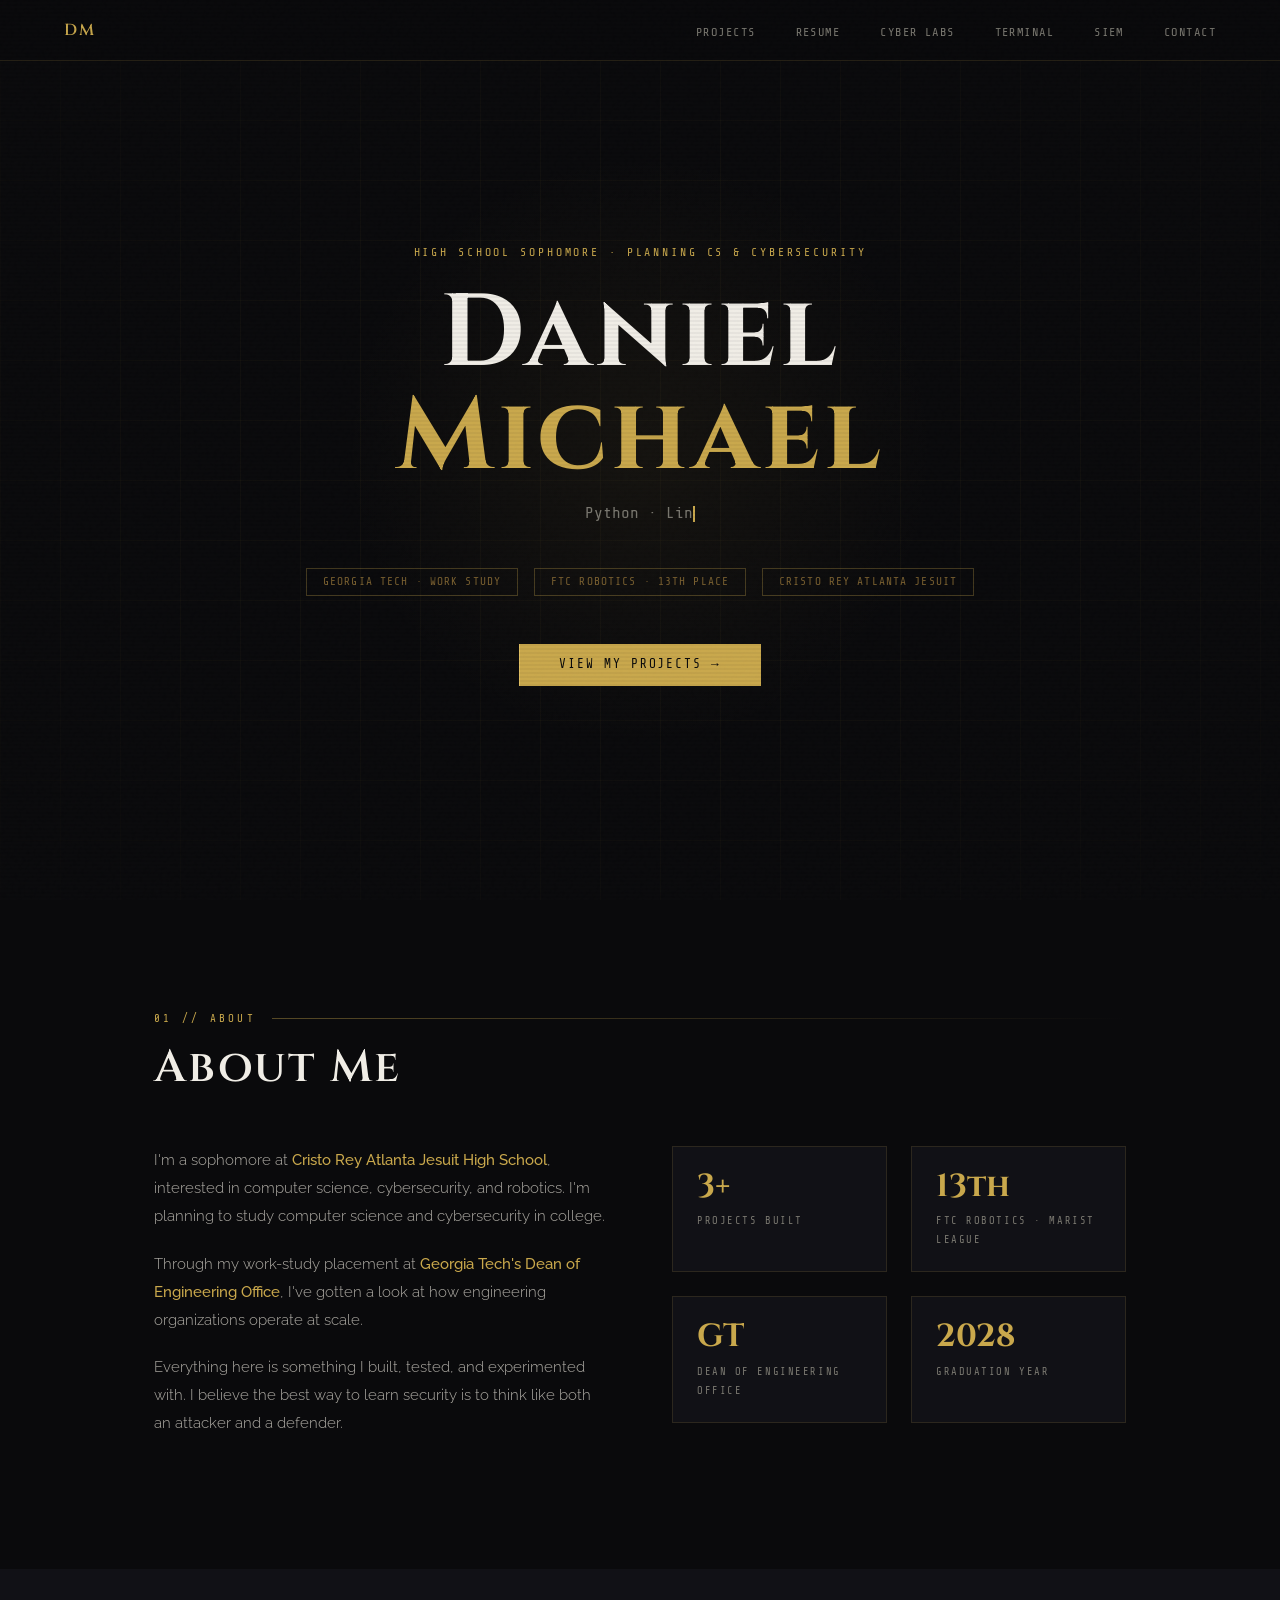
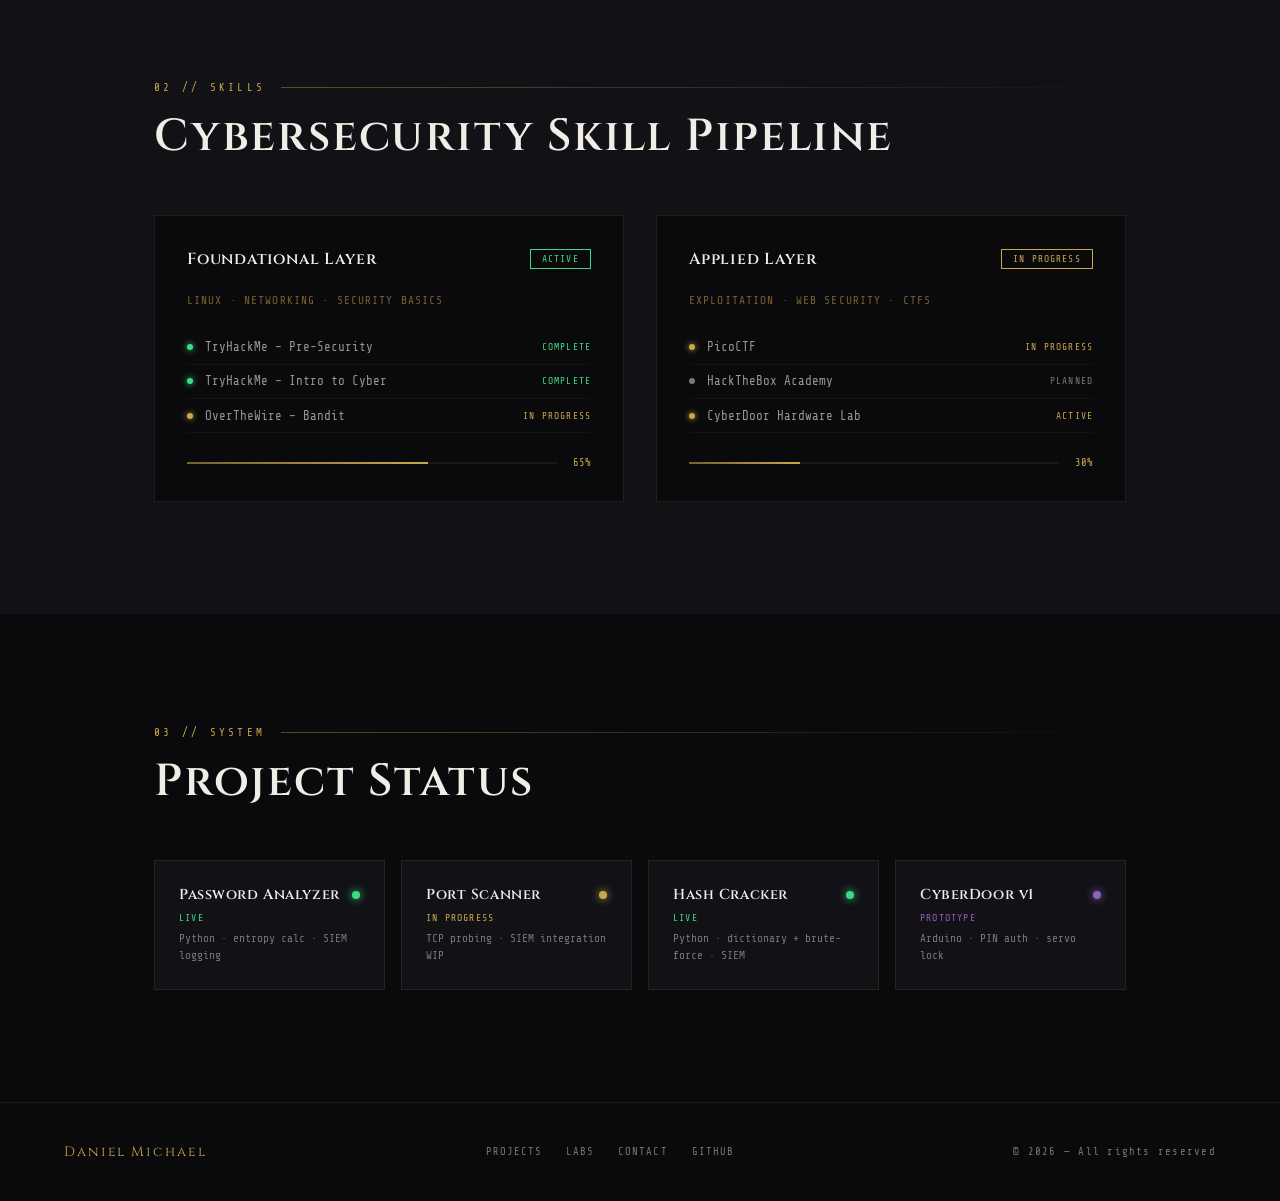
<file: index.html>
<!DOCTYPE html>
<html lang="en">
<head>
  <meta charset="UTF-8" />
  <meta name="viewport" content="width=device-width, initial-scale=1.0" />
  <title>Daniel Michael | Portfolio</title>
  <link href="https://fonts.googleapis.com/css2?family=Share+Tech+Mono&family=Cinzel:wght@400;600;700&family=Raleway:wght@300;400;500&display=swap" rel="stylesheet" />
  <link rel="stylesheet" href="style.css" />
  <style>
    .hero { min-height:100vh; display:flex; align-items:center; justify-content:center; position:relative; overflow:hidden; padding:6rem 4rem 4rem; }
    .hero-grid { position:absolute; inset:0; background-image:linear-gradient(rgba(201,168,76,0.04) 1px,transparent 1px),linear-gradient(90deg,rgba(201,168,76,0.04) 1px,transparent 1px); background-size:60px 60px; mask-image:radial-gradient(ellipse 80% 80% at 50% 50%,black 40%,transparent 100%); }
    .hero-orb { position:absolute; width:600px; height:600px; background:radial-gradient(circle,rgba(201,168,76,0.06) 0%,transparent 70%); border-radius:50%; top:50%; left:50%; transform:translate(-50%,-50%); animation:pulse 6s ease-in-out infinite; }
    @keyframes pulse { 0%,100%{opacity:.6;transform:translate(-50%,-50%) scale(1)} 50%{opacity:1;transform:translate(-50%,-50%) scale(1.08)} }
    .hero-content { position:relative; z-index:2; text-align:center; max-width:900px; }
    .hero-tag { font-family:var(--font-mono); font-size:.72rem; letter-spacing:.25em; color:var(--gold); text-transform:uppercase; margin-bottom:1.5rem; opacity:0; animation:fadeUp .6s .2s forwards; }
    .hero-name { font-family:var(--font-display); font-size:clamp(3rem,8vw,6.5rem); font-weight:700; line-height:1; letter-spacing:.04em; color:var(--white); margin-bottom:1rem; opacity:0; animation:fadeUp .6s .4s forwards; }
    .hero-name span { color:var(--gold); }
    .hero-subtitle { font-family:var(--font-mono); font-size:1rem; color:var(--muted); min-height:1.5em; margin-bottom:2.5rem; opacity:0; animation:fadeUp .6s .6s forwards; }
    .cursor { display:inline-block; width:2px; height:1em; background:var(--gold); vertical-align:text-bottom; animation:blink 1s step-end infinite; }
    @keyframes blink { 0%,100%{opacity:1} 50%{opacity:0} }
    .hero-badges { display:flex; gap:1rem; justify-content:center; flex-wrap:wrap; margin-bottom:3rem; opacity:0; animation:fadeUp .6s .8s forwards; }
    .hero-badge { font-family:var(--font-mono); font-size:.7rem; letter-spacing:.1em; padding:.4rem 1rem; border:1px solid rgba(201,168,76,.3); color:var(--gold-dim); text-transform:uppercase; }
    .hero-cta { display:inline-flex; align-items:center; font-family:var(--font-mono); font-size:.8rem; letter-spacing:.15em; text-transform:uppercase; text-decoration:none; color:var(--obsidian); background:var(--gold); padding:.85rem 2.5rem; position:relative; overflow:hidden; opacity:0; animation:fadeUp .6s 1s forwards; }
    .hero-cta::before { content:''; position:absolute; inset:0; background:var(--gold-light); transform:translateX(-100%); transition:transform .3s; }
    .hero-cta:hover::before { transform:translateX(0); }
    .hero-cta span { position:relative; z-index:1; }
    .scroll-hint { position:absolute; bottom:2rem; left:50%; transform:translateX(-50%); font-family:var(--font-mono); font-size:.65rem; letter-spacing:.2em; color:var(--gold-dim); text-transform:uppercase; display:flex; flex-direction:column; align-items:center; gap:.5rem; animation:fadeUp .6s 1.4s forwards; opacity:0; }
    .scroll-line { width:1px; height:40px; background:linear-gradient(to bottom,var(--gold-dim),transparent); animation:scrollDrop 2s ease-in-out infinite; }
    @keyframes scrollDrop { 0%,100%{transform:scaleY(1);opacity:1} 50%{transform:scaleY(.5);opacity:.4} }

    /* About */
    .about-grid { display:grid; grid-template-columns:1fr 1fr; gap:4rem; align-items:start; }
    .about-text p { font-size:.95rem; line-height:1.85; color:#b0ada6; margin-bottom:1.2rem; }
    .about-text p strong { color:var(--gold); font-weight:500; }
    .about-stats { display:grid; grid-template-columns:1fr 1fr; gap:1.5rem; }
    .stat-card { border:1px solid rgba(201,168,76,.15); padding:1.5rem; background:var(--obsidian-2); position:relative; overflow:hidden; transition:border-color .3s; }
    .stat-card::before { content:''; position:absolute; top:0; left:0; width:3px; height:0; background:var(--gold); transition:height .3s; }
    .stat-card:hover { border-color:rgba(201,168,76,.4); }
    .stat-card:hover::before { height:100%; }
    .stat-num { font-family:var(--font-display); font-size:2rem; color:var(--gold); font-weight:700; display:block; line-height:1; margin-bottom:.4rem; }
    .stat-label { font-family:var(--font-mono); font-size:.65rem; letter-spacing:.15em; color:var(--muted); text-transform:uppercase; }

    /* Skill pipeline */
    .skills-bg { background:var(--obsidian-2); padding:7rem 0; }
    .pipeline { display:grid; grid-template-columns:1fr 1fr; gap:2rem; margin-top:2rem; }
    .pipeline-card { border:1px solid rgba(201,168,76,.12); background:var(--obsidian); padding:2rem; transition:transform .3s,border-color .3s; }
    .pipeline-card:hover { transform:translateY(-4px); border-color:rgba(201,168,76,.35); }
    .pipeline-head { display:flex; align-items:center; justify-content:space-between; margin-bottom:1.5rem; }
    .pipeline-layer { font-family:var(--font-display); font-size:1rem; font-weight:600; color:var(--white); letter-spacing:.05em; }
    .p-tag { font-family:var(--font-mono); font-size:.6rem; letter-spacing:.12em; padding:.25rem .7rem; border:1px solid; text-transform:uppercase; }
    .p-tag-green { border-color:var(--green); color:var(--green); }
    .p-tag-gold  { border-color:var(--gold);  color:var(--gold);  }
    .pipeline-sub { font-family:var(--font-mono); font-size:.7rem; color:var(--gold-dim); letter-spacing:.1em; text-transform:uppercase; margin-bottom:1.5rem; }
    .skill-item { display:flex; align-items:center; gap:.75rem; padding:.6rem 0; border-bottom:1px solid rgba(201,168,76,.06); font-family:var(--font-mono); font-size:.78rem; color:#9a9790; }
    .skill-item:last-child { border-bottom:none; }
    .s-dot { width:6px; height:6px; border-radius:50%; flex-shrink:0; }
    .sd-done    { background:var(--green); box-shadow:0 0 6px var(--green); }
    .sd-active  { background:var(--gold);  box-shadow:0 0 6px var(--gold); }
    .sd-planned { background:var(--muted); }
    .s-status { margin-left:auto; font-size:.6rem; letter-spacing:.12em; text-transform:uppercase; }
    .ss-done    { color:var(--green); } .ss-active { color:var(--gold); } .ss-planned { color:var(--muted); }
    .prog-row { margin-top:1.5rem; display:flex; align-items:center; gap:1rem; }
    .prog-bar { flex:1; height:2px; background:rgba(201,168,76,.1); overflow:hidden; }
    .prog-fill { height:100%; background:linear-gradient(to right,var(--gold-dim),var(--gold)); }
    .prog-pct { font-family:var(--font-mono); font-size:.65rem; color:var(--gold); white-space:nowrap; }

    /* System status */
    .status-grid { display:grid; grid-template-columns:repeat(4,1fr); gap:1rem; }
    .status-card { border:1px solid rgba(201,168,76,.12); background:var(--obsidian-2); padding:1.5rem; transition:border-color .3s; }
    .status-card:hover { border-color:rgba(201,168,76,.3); }
    .sc-top { display:flex; align-items:center; justify-content:space-between; margin-bottom:.5rem; }
    .sc-name { font-family:var(--font-display); font-size:.9rem; font-weight:600; letter-spacing:.04em; color:var(--white); }
    .sc-dot { width:8px; height:8px; border-radius:50%; }
    .scd-live  { background:var(--green); box-shadow:0 0 8px var(--green); }
    .scd-wip   { background:var(--gold);  box-shadow:0 0 8px var(--gold); }
    .scd-proto { background:#9060c0;       box-shadow:0 0 8px #9060c0; }
    .sc-badge { font-family:var(--font-mono); font-size:.62rem; letter-spacing:.12em; text-transform:uppercase; margin-bottom:.5rem; display:block; }
    .scb-live  { color:var(--green); } .scb-wip { color:var(--gold); } .scb-proto { color:#9060c0; }
    .sc-desc { font-family:var(--font-mono); font-size:.7rem; color:var(--muted); line-height:1.5; }

    .skills-inner { max-width:1100px; margin:0 auto; padding:0 4rem; }
    @media (max-width:768px) {
      .hero { padding:5rem 1.5rem 4rem; }
      .about-grid { grid-template-columns:1fr; gap:2.5rem; }
      .pipeline { grid-template-columns:1fr; }
      .status-grid { grid-template-columns:1fr 1fr; }
      .skills-inner { padding:0 1.5rem; }
    }
    @media (max-width:480px) {
      .hero { padding:4.5rem 1rem 3rem; }
      .status-grid { grid-template-columns:1fr; }
      .hero-badges { gap:.6rem; }
      .hero-badge { font-size:.62rem; padding:.3rem .7rem; }
    }
  </style>
</head>
<body>

  <nav>
    <a href="index.html" class="nav-logo">DM</a>
    <button class="nav-toggle" aria-label="Toggle navigation" aria-expanded="false"><span></span><span></span><span></span></button>
    <ul class="nav-links">
      <li><a href="projects.html">Projects</a></li>
      <li><a href="resume.html">Resume</a></li>
      <li><a href="labs.html">Cyber Labs</a></li>
      <li><a href="terminal.html">Terminal</a></li>
      <li><a href="siem.html">SIEM</a></li>
      <li><a href="contact.html">Contact</a></li>
    </ul>
  </nav>

  <div class="hero">
    <div class="hero-grid"></div>
    <div class="hero-orb"></div>
    <div class="hero-content">
      <p class="hero-tag">High School Sophomore · Planning CS &amp; Cybersecurity</p>
      <h1 class="hero-name">Daniel <span>Michael</span></h1>
      <p class="hero-subtitle" id="typewriter"><span class="cursor"></span></p>
      <div class="hero-badges">
        <span class="hero-badge">Georgia Tech · Work Study</span>
        <span class="hero-badge">FTC Robotics · 13th Place</span>
        <span class="hero-badge">Cristo Rey Atlanta Jesuit</span>
      </div>
      <a href="projects.html" class="hero-cta"><span>View My Projects →</span></a>
    </div>
  </div>

  <section id="about" class="reveal">
    <p class="section-label">01 // About</p>
    <h2 class="section-title">About Me</h2>
    <div class="about-grid">
      <div class="about-text">
        <p>I'm a sophomore at <strong>Cristo Rey Atlanta Jesuit High School</strong>, interested in computer science, cybersecurity, and robotics. I'm planning to study computer science and cybersecurity in college.</p>
        <p>Through my work-study placement at <strong>Georgia Tech's Dean of Engineering Office</strong>, I've gotten a look at how engineering organizations operate at scale.</p>
        <p>Everything here is something I built, tested, and experimented with. I believe the best way to learn security is to think like both an attacker and a defender.</p>
      </div>
      <div class="about-stats">
        <div class="stat-card"><span class="stat-num">3+</span><span class="stat-label">Projects Built</span></div>
        <div class="stat-card"><span class="stat-num">13th</span><span class="stat-label">FTC Robotics · Marist League</span></div>
        <div class="stat-card"><span class="stat-num">GT</span><span class="stat-label">Dean of Engineering Office</span></div>
        <div class="stat-card"><span class="stat-num">2028</span><span class="stat-label">Graduation Year</span></div>
      </div>
    </div>
  </section>

  <div class="skills-bg">
    <div class="reveal skills-inner">
      <p class="section-label">02 // Skills</p>
      <h2 class="section-title">Cybersecurity Skill Pipeline</h2>
      <div class="pipeline">
        <div class="pipeline-card">
          <div class="pipeline-head">
            <span class="pipeline-layer">Foundational Layer</span>
            <span class="p-tag p-tag-green">Active</span>
          </div>
          <p class="pipeline-sub">Linux · Networking · Security Basics</p>
          <div class="skill-item"><span class="s-dot sd-done"></span>TryHackMe – Pre-Security<span class="s-status ss-done">Complete</span></div>
          <div class="skill-item"><span class="s-dot sd-done"></span>TryHackMe – Intro to Cyber<span class="s-status ss-done">Complete</span></div>
          <div class="skill-item"><span class="s-dot sd-active"></span>OverTheWire – Bandit<span class="s-status ss-active">In Progress</span></div>
          <div class="prog-row"><div class="prog-bar"><div class="prog-fill" style="width:65%"></div></div><span class="prog-pct">65%</span></div>
        </div>
        <div class="pipeline-card">
          <div class="pipeline-head">
            <span class="pipeline-layer">Applied Layer</span>
            <span class="p-tag p-tag-gold">In Progress</span>
          </div>
          <p class="pipeline-sub">Exploitation · Web Security · CTFs</p>
          <div class="skill-item"><span class="s-dot sd-active"></span>PicoCTF<span class="s-status ss-active">In Progress</span></div>
          <div class="skill-item"><span class="s-dot sd-planned"></span>HackTheBox Academy<span class="s-status ss-planned">Planned</span></div>
          <div class="skill-item"><span class="s-dot sd-active"></span>CyberDoor Hardware Lab<span class="s-status ss-active">Active</span></div>
          <div class="prog-row"><div class="prog-bar"><div class="prog-fill" style="width:30%"></div></div><span class="prog-pct">30%</span></div>
        </div>
      </div>
    </div>
  </div>

  <section class="reveal">
    <p class="section-label">03 // System</p>
    <h2 class="section-title">Project Status</h2>
    <div class="status-grid">
      <div class="status-card">
        <div class="sc-top"><span class="sc-name">Password Analyzer</span><span class="sc-dot scd-live"></span></div>
        <span class="sc-badge scb-live">Live</span>
        <p class="sc-desc">Python · entropy calc · SIEM logging</p>
      </div>
      <div class="status-card">
        <div class="sc-top"><span class="sc-name">Port Scanner</span><span class="sc-dot scd-wip"></span></div>
        <span class="sc-badge scb-wip">In Progress</span>
        <p class="sc-desc">TCP probing · SIEM integration WIP</p>
      </div>
      <div class="status-card">
        <div class="sc-top"><span class="sc-name">Hash Cracker</span><span class="sc-dot scd-live"></span></div>
        <span class="sc-badge scb-live">Live</span>
        <p class="sc-desc">Python · dictionary + brute-force · SIEM</p>
      </div>
      <div class="status-card">
        <div class="sc-top"><span class="sc-name">CyberDoor v1</span><span class="sc-dot scd-proto"></span></div>
        <span class="sc-badge scb-proto">Prototype</span>
        <p class="sc-desc">Arduino · PIN auth · servo lock</p>
      </div>
    </div>
  </section>

  <footer>
    <span class="footer-name">Daniel Michael</span>
    <div class="footer-links">
      <a href="projects.html">Projects</a><a href="labs.html">Labs</a>
      <a href="contact.html">Contact</a>
      <a href="https://github.com/danielmichael20208" target="_blank">GitHub</a>
    </div>
    <span class="footer-copy">© 2026 — All rights reserved</span>
  </footer>

  <script>
    const phrases=['Python · Linux · Networking','Planning to study CS & Cybersecurity','FTC Robotics · 13th Place, Marist League','Georgia Tech Work Study · Class of 2028'];
    let pi=0,ci=0,del=false;
    const el=document.getElementById('typewriter');
    function type(){
      const p=phrases[pi];
      if(!del){el.innerHTML=p.slice(0,ci+1)+'<span class="cursor"></span>';ci++;if(ci===p.length){del=true;setTimeout(type,1800);return;}setTimeout(type,55);}
      else{el.innerHTML=p.slice(0,ci-1)+'<span class="cursor"></span>';ci--;if(ci===0){del=false;pi=(pi+1)%phrases.length;setTimeout(type,400);return;}setTimeout(type,28);}
    }
    setTimeout(type,1200);
    const obs=new IntersectionObserver(e=>e.forEach(x=>{if(x.isIntersecting)x.target.classList.add('visible');}),{threshold:.1});
    document.querySelectorAll('.reveal').forEach(el=>obs.observe(el));
  </script>
  <script src="js/script.js"></script>
</body>
</html>
</file>
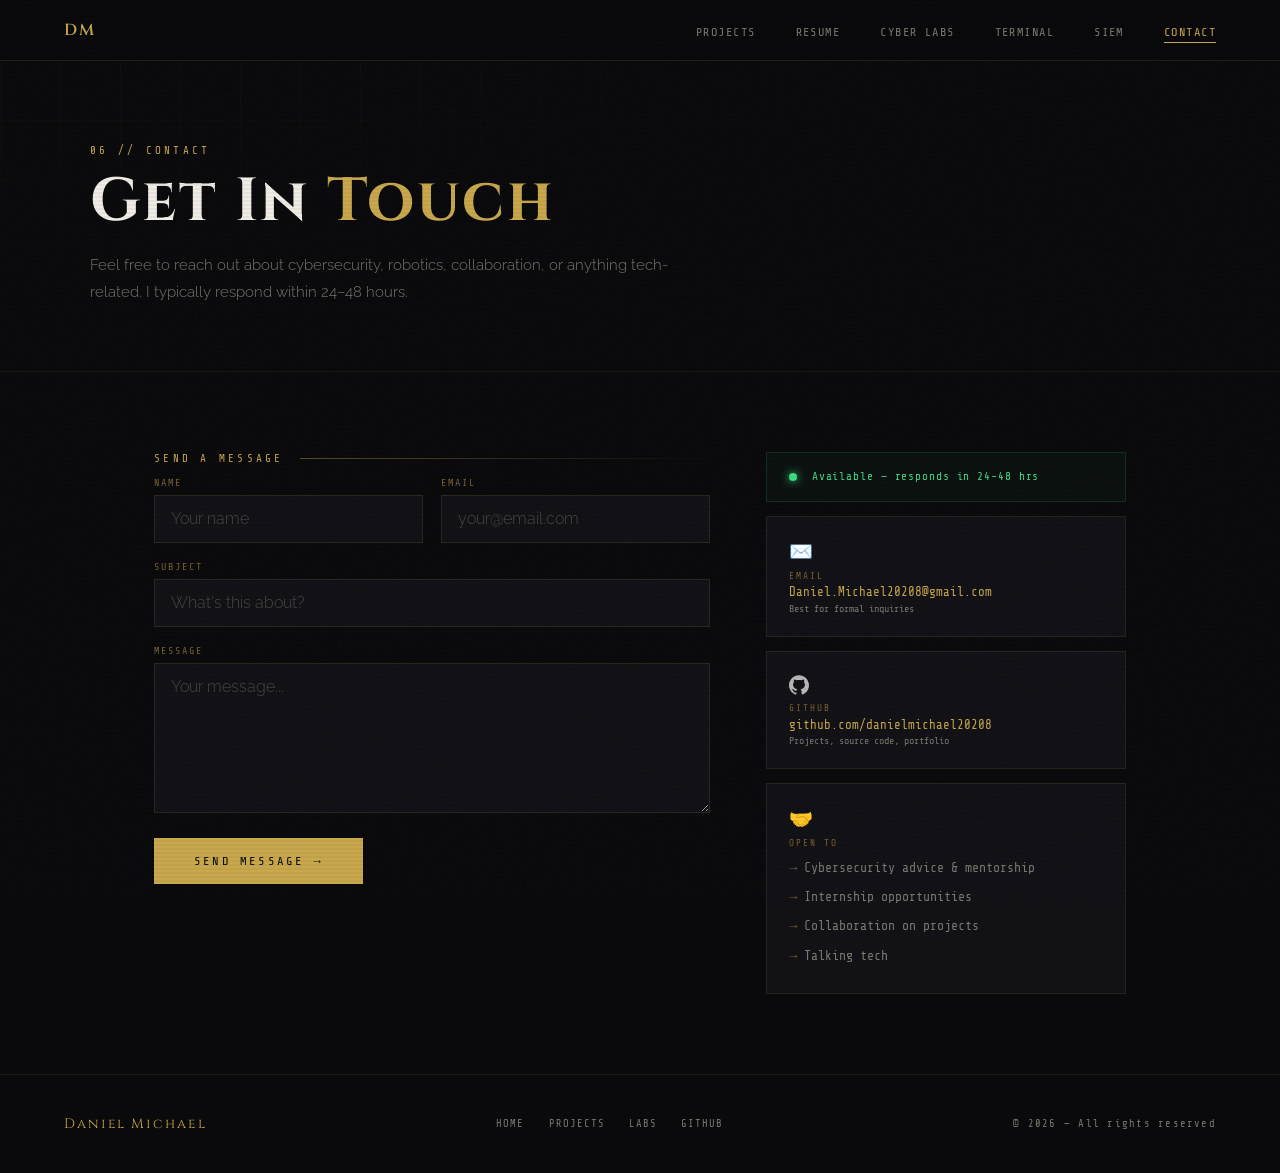
<file: contact.html>
<!DOCTYPE html>
<html lang="en">
<head>
  <meta charset="UTF-8" /><meta name="viewport" content="width=device-width, initial-scale=1.0" />
  <title>Contact | Daniel Michael</title>
  <link href="https://fonts.googleapis.com/css2?family=Share+Tech+Mono&family=Cinzel:wght@400;600;700&family=Raleway:wght@300;400;500&display=swap" rel="stylesheet" />
  <link rel="stylesheet" href="style.css" />
  <style>
    .contact-layout { display:grid; grid-template-columns:1fr 360px; gap:3.5rem; align-items:start; }
    .field-group { display:flex; flex-direction:column; gap:.45rem; margin-bottom:1.1rem; }
    .field-label { font-family:var(--font-mono); font-size:.63rem; letter-spacing:.2em; color:var(--gold-dim); text-transform:uppercase; }
    .field-input,.field-textarea { background:var(--obsidian-2); border:1px solid rgba(201,168,76,.15); color:var(--white); font-family:var(--font-body); font-size:1rem; font-weight:300; padding:.85rem 1rem; outline:none; transition:border-color .25s; width:100%; }
    .field-input::placeholder,.field-textarea::placeholder { color:#4a4840; }
    .field-input:focus,.field-textarea:focus { border-color:rgba(201,168,76,.5); }
    .field-textarea { resize:vertical; min-height:150px; }
    .form-row { display:grid; grid-template-columns:1fr 1fr; gap:1.1rem; }
    .btn-submit { font-family:var(--font-mono); font-size:.76rem; letter-spacing:.18em; text-transform:uppercase; color:var(--obsidian); background:var(--gold); border:none; padding:.95rem 2.5rem; cursor:pointer; position:relative; overflow:hidden; transition:background .25s; margin-top:.5rem; }
    .btn-submit::before { content:''; position:absolute; inset:0; background:var(--gold-light); transform:translateX(-100%); transition:transform .3s; }
    .btn-submit:hover::before { transform:translateX(0); }
    .btn-submit span { position:relative; z-index:1; }
    #form-status { font-family:var(--font-mono); font-size:.73rem; letter-spacing:.1em; padding:.7rem 1rem; display:none; margin-top:.75rem; }
    #form-status.success { color:var(--green); border:1px solid rgba(61,220,132,.2); }
    #form-status.error   { color:#dc6060;     border:1px solid rgba(220,96,96,.2);  }

    .info-col { display:flex; flex-direction:column; gap:.9rem; }
    .info-card { border:1px solid rgba(201,168,76,.12); background:var(--obsidian-2); padding:1.4rem; position:relative; overflow:hidden; transition:border-color .3s; }
    .info-card::before { content:''; position:absolute; top:0; left:0; width:3px; height:0; background:var(--gold); transition:height .3s; }
    .info-card:hover { border-color:rgba(201,168,76,.35); }
    .info-card:hover::before { height:100%; }
    .info-icon { margin-bottom:.5rem; display:flex; align-items:center; }
    .info-icon svg { width:20px; height:20px; opacity:.7; }
    .info-icon-emoji { font-size:1.2rem; }
    .info-label { font-family:var(--font-mono); font-size:.58rem; letter-spacing:.2em; color:var(--gold-dim); text-transform:uppercase; margin-bottom:.3rem; }
    .info-value { font-family:var(--font-mono); font-size:.78rem; color:var(--white); }
    .info-value a { color:var(--gold); text-decoration:none; transition:color .2s; }
    .info-value a:hover { color:var(--gold-light); }
    .info-sub { font-family:var(--font-mono); font-size:.63rem; color:var(--muted); margin-top:.2rem; }

    .avail-card { border:1px solid rgba(61,220,132,.15); background:rgba(61,220,132,.03); padding:1.1rem 1.4rem; display:flex; align-items:center; gap:.9rem; }
    .avail-dot { width:8px; height:8px; border-radius:50%; background:var(--green); box-shadow:0 0 8px var(--green); flex-shrink:0; animation:pdot 2s ease-in-out infinite; }
    @keyframes pdot { 0%,100%{opacity:1} 50%{opacity:.4} }
    .avail-text { font-family:var(--font-mono); font-size:.7rem; color:var(--green); letter-spacing:.08em; }

    .open-to { font-size:.82rem; line-height:1.8; color:var(--muted); font-family:var(--font-mono); }
    .open-to li { list-style:none; padding:.18rem 0; }
    .open-to li::before { content:'→ '; color:var(--gold-dim); }

    @media (max-width:768px) { .contact-layout { grid-template-columns:1fr; } .form-row { grid-template-columns:1fr; } }
  </style>
</head>
<body>
  <nav>
    <a href="index.html" class="nav-logo">DM</a>
    <button class="nav-toggle" aria-label="Toggle navigation" aria-expanded="false"><span></span><span></span><span></span></button>
    <ul class="nav-links">
      <li><a href="projects.html">Projects</a></li>
      <li><a href="resume.html">Resume</a></li>
      <li><a href="labs.html">Cyber Labs</a></li>
      <li><a href="terminal.html">Terminal</a></li>
      <li><a href="siem.html">SIEM</a></li>
      <li><a href="contact.html" class="active">Contact</a></li>
    </ul>
  </nav>

  <div class="page-hero">
    <div class="page-hero-grid"></div>
    <div class="page-hero-inner">
      <p class="page-tag">06 // Contact</p>
      <h1 class="page-title">Get In <span>Touch</span></h1>
      <p class="page-desc">Feel free to reach out about cybersecurity, robotics, collaboration, or anything tech-related. I typically respond within 24–48 hours.</p>
    </div>
  </div>

  <div class="page-content">
    <div class="contact-layout reveal">

      <!-- Form -->
      <div>
        <p class="section-label">Send a Message</p>
        <form id="contact-form" action="https://formspree.io/f/your-form-id" method="POST">
          <div class="form-row">
            <div class="field-group">
              <label class="field-label" for="name">Name</label>
              <input class="field-input" type="text" id="name" name="name" placeholder="Your name" required />
            </div>
            <div class="field-group">
              <label class="field-label" for="email">Email</label>
              <input class="field-input" type="email" id="email" name="email" placeholder="your@email.com" required />
            </div>
          </div>
          <div class="field-group">
            <label class="field-label" for="subject">Subject</label>
            <input class="field-input" type="text" id="subject" name="subject" placeholder="What's this about?" />
          </div>
          <div class="field-group">
            <label class="field-label" for="message">Message</label>
            <textarea class="field-textarea" id="message" name="message" placeholder="Your message..." required></textarea>
          </div>
          <div id="form-status"></div>
          <button type="submit" class="btn-submit"><span>Send Message →</span></button>
        </form>
      </div>

      <!-- Sidebar -->
      <div class="info-col">
        <div class="avail-card">
          <div class="avail-dot"></div>
          <span class="avail-text">Available — responds in 24–48 hrs</span>
        </div>

        <div class="info-card">
          <div class="info-icon"><span class="info-icon-emoji">✉️</span></div>
          <p class="info-label">Email</p>
          <p class="info-value"><a href="mailto:Daniel.Michael20208@gmail.com">Daniel.Michael20208@gmail.com</a></p>
          <p class="info-sub">Best for formal inquiries</p>
        </div>

        <div class="info-card">
          <div class="info-icon">
            <!-- GitHub Invertocat (official white) -->
            <svg width="20" height="20" viewBox="0 0 98 96" fill="none" xmlns="http://www.w3.org/2000/svg">
              <path d="M41.4395 69.3848C28.8066 67.8535 19.9062 58.7617 19.9062 46.9902C19.9062 42.2051 21.6289 37.0371 24.5 33.5918C23.2559 30.4336 23.4473 23.7344 24.8828 20.959C28.7109 20.4805 33.8789 22.4902 36.9414 25.2656C40.5781 24.1172 44.4062 23.543 49.0957 23.543C53.7852 23.543 57.6133 24.1172 61.0586 25.1699C64.0254 22.4902 69.2891 20.4805 73.1172 20.959C74.457 23.543 74.6484 30.2422 73.4043 33.4961C76.4668 37.1328 78.0937 42.0137 78.0937 46.9902C78.0937 58.7617 69.1934 67.6621 56.3691 69.2891C59.623 71.3945 61.8242 75.9883 61.8242 81.252L61.8242 91.2051C61.8242 94.0762 64.2168 95.7031 67.0879 94.5547C84.4102 87.9512 98 70.6289 98 49.1914C98 22.1074 75.9883 0 48.9043 0C21.8203 0 0 22.1074 0 49.1914C0 70.4375 13.4941 88.0469 31.6777 94.6504C34.2617 95.6074 36.75 93.8848 36.75 91.3008L36.75 83.6445C35.4102 84.2188 33.6875 84.6016 32.1562 84.6016C25.8398 84.6016 22.1074 81.1563 19.4277 74.7441C18.375 72.1602 17.2266 70.6289 15.0254 70.3418C13.877 70.2461 13.4941 69.7676 13.4941 69.1934C13.4941 68.0449 15.4082 67.1836 17.3223 67.1836C20.0977 67.1836 22.4902 68.9063 24.9785 72.4473C26.8926 75.2227 28.9023 76.4668 31.2949 76.4668C33.6875 76.4668 35.2187 75.6055 37.4199 73.4043C39.0469 71.7773 40.291 70.3418 41.4395 69.3848Z" fill="white"/>
            </svg>
          </div>
          <p class="info-label">GitHub</p>
          <p class="info-value"><a href="https://github.com/danielmichael20208" target="_blank">github.com/danielmichael20208</a></p>
          <p class="info-sub">Projects, source code, portfolio</p>
        </div>

        <div class="info-card">
          <div class="info-icon"><span class="info-icon-emoji">🤝</span></div>
          <p class="info-label">Open To</p>
          <ul class="open-to">
            <li>Cybersecurity advice &amp; mentorship</li>
            <li>Internship opportunities</li>
            <li>Collaboration on projects</li>
            <li>Talking tech</li>
          </ul>
        </div>
      </div>
    </div>
  </div>

  <footer>
    <span class="footer-name">Daniel Michael</span>
    <div class="footer-links"><a href="index.html">Home</a><a href="projects.html">Projects</a><a href="labs.html">Labs</a><a href="https://github.com/danielmichael20208" target="_blank">GitHub</a></div>
    <span class="footer-copy">© 2026 — All rights reserved</span>
  </footer>

  <script>
    const obs=new IntersectionObserver(e=>e.forEach(x=>{if(x.isIntersecting)x.target.classList.add('visible');}),{threshold:.05});
    document.querySelectorAll('.reveal').forEach(el=>obs.observe(el));
    const form=document.getElementById('contact-form');
    const status=document.getElementById('form-status');
    form.addEventListener('submit',async e=>{
      e.preventDefault();
      try{
        const res=await fetch(form.action,{method:'POST',body:new FormData(form),headers:{'Accept':'application/json'}});
        if(res.ok){status.textContent='[OK] Message sent! I\'ll reply within 48 hours.';status.className='success';status.style.display='block';form.reset();}
        else throw new Error();
      }catch{status.textContent='[ERR] Send failed. Email me directly: Daniel.Michael20208@gmail.com';status.className='error';status.style.display='block';}
    });
  </script>
  <script src="js/script.js"></script>
</body>
</html>
</file>
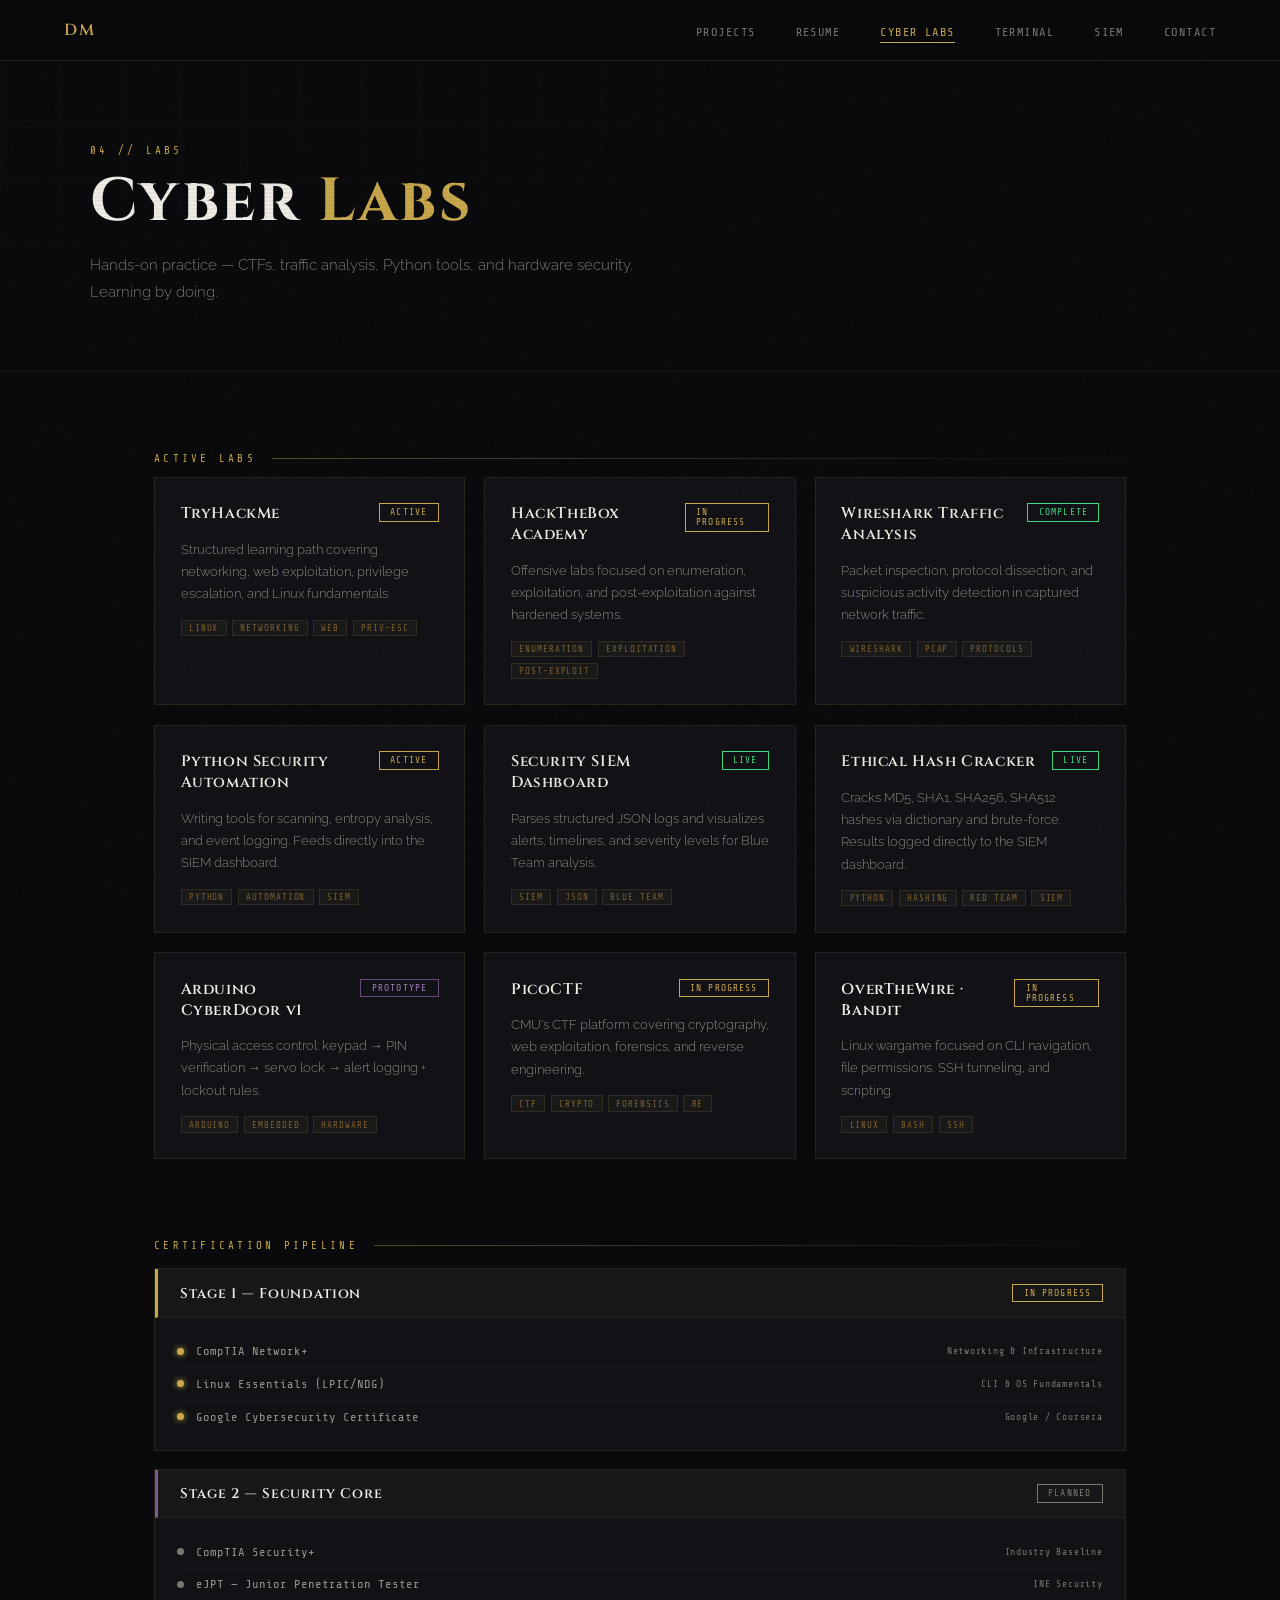
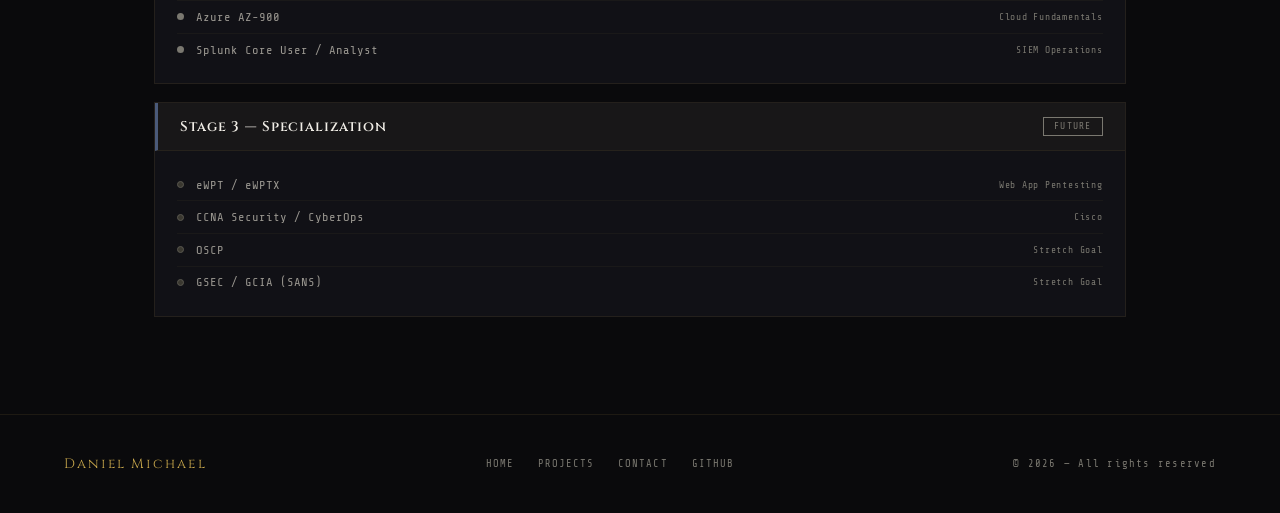
<file: labs.html>
<!DOCTYPE html>
<html lang="en">
<head>
  <meta charset="UTF-8" /><meta name="viewport" content="width=device-width, initial-scale=1.0" />
  <title>Cyber Labs | Daniel Michael</title>
  <link href="https://fonts.googleapis.com/css2?family=Share+Tech+Mono&family=Cinzel:wght@400;600;700&family=Raleway:wght@300;400;500&display=swap" rel="stylesheet" />
  <link rel="stylesheet" href="style.css" />
  <style>
    .labs-grid { display:grid; grid-template-columns:repeat(auto-fill,minmax(300px,1fr)); gap:1.2rem; margin-bottom:5rem; }
    .lab-card { border:1px solid rgba(201,168,76,.12); background:var(--obsidian-2); padding:1.6rem; position:relative; transition:transform .3s,border-color .3s; overflow:hidden; }
    .lab-card::after { content:''; position:absolute; bottom:0; left:0; right:0; height:2px; background:linear-gradient(to right,transparent,var(--gold-dim),transparent); opacity:0; transition:opacity .3s; }
    .lab-card:hover { transform:translateY(-3px); border-color:rgba(201,168,76,.3); }
    .lab-card:hover::after { opacity:1; }
    .lab-top { display:flex; align-items:flex-start; justify-content:space-between; margin-bottom:.9rem; }
    .lab-name { font-family:var(--font-display); font-size:.95rem; font-weight:600; letter-spacing:.04em; color:var(--white); }
    .lab-desc { font-size:.82rem; line-height:1.7; color:#8a8780; margin-bottom:.9rem; }
    .lab-tags { display:flex; flex-wrap:wrap; gap:.35rem; }
    .tag { font-family:var(--font-mono); font-size:.57rem; letter-spacing:.1em; padding:.13rem .45rem; background:rgba(201,168,76,.05); border:1px solid rgba(201,168,76,.13); color:var(--gold-dim); text-transform:uppercase; }

    .cert-section { margin-top:1rem; }
    .cert-stage { border:1px solid rgba(201,168,76,.1); background:var(--obsidian-2); margin-bottom:1.1rem; overflow:hidden; }
    .cert-head { display:flex; align-items:center; justify-content:space-between; padding:.9rem 1.4rem; background:rgba(201,168,76,.04); border-bottom:1px solid rgba(201,168,76,.08); }
    .cert-name { font-family:var(--font-display); font-size:.88rem; font-weight:600; letter-spacing:.06em; color:var(--white); }
    .cert-body { padding:1.1rem 1.4rem; }
    .cert-item { display:flex; align-items:center; gap:.7rem; padding:.55rem 0; border-bottom:1px solid rgba(201,168,76,.05); font-family:var(--font-mono); font-size:.76rem; color:#9a9790; }
    .cert-item:last-child { border-bottom:none; }
    .c-dot { width:7px; height:7px; border-radius:50%; flex-shrink:0; }
    .cd-active  { background:var(--gold);  box-shadow:0 0 6px var(--gold); }
    .cd-planned { background:var(--muted); }
    .cd-future  { background:#3a3830; border:1px solid #5a5850; }
    .cert-item span:last-child { margin-left:auto; font-size:.6rem; color:var(--muted); letter-spacing:.08em; }
    .s1-head { border-left:3px solid var(--gold); }
    .s2-head { border-left:3px solid #7a5a90; }
    .s3-head { border-left:3px solid #4a5a7a; }
    @media (max-width:768px) { .labs-grid { grid-template-columns:1fr; } }
    @media (max-width:480px) { .cert-head { flex-direction:column; align-items:flex-start; gap:.5rem; } }
  </style>
</head>
<body>
  <nav>
    <a href="index.html" class="nav-logo">DM</a>
    <button class="nav-toggle" aria-label="Toggle navigation" aria-expanded="false"><span></span><span></span><span></span></button>
    <ul class="nav-links">
      <li><a href="projects.html">Projects</a></li>
      <li><a href="resume.html">Resume</a></li>
      <li><a href="labs.html" class="active">Cyber Labs</a></li>
      <li><a href="terminal.html">Terminal</a></li>
      <li><a href="siem.html">SIEM</a></li>
      <li><a href="contact.html">Contact</a></li>
    </ul>
  </nav>

  <div class="page-hero">
    <div class="page-hero-grid"></div>
    <div class="page-hero-inner">
      <p class="page-tag">04 // Labs</p>
      <h1 class="page-title">Cyber <span>Labs</span></h1>
      <p class="page-desc">Hands-on practice — CTFs, traffic analysis, Python tools, and hardware security. Learning by doing.</p>
    </div>
  </div>

  <div class="page-content">
    <p class="section-label reveal">Active Labs</p>
    <div class="labs-grid reveal">
      <div class="lab-card"><div class="lab-top"><span class="lab-name">TryHackMe</span><span class="badge badge-active">Active</span></div><p class="lab-desc">Structured learning path covering networking, web exploitation, privilege escalation, and Linux fundamentals.</p><div class="lab-tags"><span class="tag">Linux</span><span class="tag">Networking</span><span class="tag">Web</span><span class="tag">Priv-Esc</span></div></div>
      <div class="lab-card"><div class="lab-top"><span class="lab-name">HackTheBox Academy</span><span class="badge badge-active">In Progress</span></div><p class="lab-desc">Offensive labs focused on enumeration, exploitation, and post-exploitation against hardened systems.</p><div class="lab-tags"><span class="tag">Enumeration</span><span class="tag">Exploitation</span><span class="tag">Post-Exploit</span></div></div>
      <div class="lab-card"><div class="lab-top"><span class="lab-name">Wireshark Traffic Analysis</span><span class="badge badge-complete">Complete</span></div><p class="lab-desc">Packet inspection, protocol dissection, and suspicious activity detection in captured network traffic.</p><div class="lab-tags"><span class="tag">Wireshark</span><span class="tag">PCAP</span><span class="tag">Protocols</span></div></div>
      <div class="lab-card"><div class="lab-top"><span class="lab-name">Python Security Automation</span><span class="badge badge-active">Active</span></div><p class="lab-desc">Writing tools for scanning, entropy analysis, and event logging. Feeds directly into the SIEM dashboard.</p><div class="lab-tags"><span class="tag">Python</span><span class="tag">Automation</span><span class="tag">SIEM</span></div></div>
      <div class="lab-card"><div class="lab-top"><span class="lab-name">Security SIEM Dashboard</span><span class="badge badge-live">Live</span></div><p class="lab-desc">Parses structured JSON logs and visualizes alerts, timelines, and severity levels for Blue Team analysis.</p><div class="lab-tags"><span class="tag">SIEM</span><span class="tag">JSON</span><span class="tag">Blue Team</span></div></div>
      <div class="lab-card"><div class="lab-top"><span class="lab-name">Ethical Hash Cracker</span><span class="badge badge-live">Live</span></div><p class="lab-desc">Cracks MD5, SHA1, SHA256, SHA512 hashes via dictionary and brute-force. Results logged directly to the SIEM dashboard.</p><div class="lab-tags"><span class="tag">Python</span><span class="tag">Hashing</span><span class="tag">Red Team</span><span class="tag">SIEM</span></div></div>
      <div class="lab-card"><div class="lab-top"><span class="lab-name">Arduino CyberDoor v1</span><span class="badge badge-proto">Prototype</span></div><p class="lab-desc">Physical access control: keypad → PIN verification → servo lock → alert logging + lockout rules.</p><div class="lab-tags"><span class="tag">Arduino</span><span class="tag">Embedded</span><span class="tag">Hardware</span></div></div>
      <div class="lab-card"><div class="lab-top"><span class="lab-name">PicoCTF</span><span class="badge badge-active">In Progress</span></div><p class="lab-desc">CMU's CTF platform covering cryptography, web exploitation, forensics, and reverse engineering.</p><div class="lab-tags"><span class="tag">CTF</span><span class="tag">Crypto</span><span class="tag">Forensics</span><span class="tag">RE</span></div></div>
      <div class="lab-card"><div class="lab-top"><span class="lab-name">OverTheWire · Bandit</span><span class="badge badge-active">In Progress</span></div><p class="lab-desc">Linux wargame focused on CLI navigation, file permissions, SSH tunneling, and scripting.</p><div class="lab-tags"><span class="tag">Linux</span><span class="tag">Bash</span><span class="tag">SSH</span></div></div>
    </div>

    <p class="section-label reveal">Certification Pipeline</p>
    <div class="cert-section reveal">
      <div class="cert-stage">
        <div class="cert-head s1-head"><span class="cert-name">Stage 1 — Foundation</span><span class="badge badge-active">In Progress</span></div>
        <div class="cert-body">
          <div class="cert-item"><span class="c-dot cd-active"></span>CompTIA Network+<span>Networking & Infrastructure</span></div>
          <div class="cert-item"><span class="c-dot cd-active"></span>Linux Essentials (LPIC/NDG)<span>CLI & OS Fundamentals</span></div>
          <div class="cert-item"><span class="c-dot cd-active"></span>Google Cybersecurity Certificate<span>Google / Coursera</span></div>
        </div>
      </div>
      <div class="cert-stage">
        <div class="cert-head s2-head"><span class="cert-name">Stage 2 — Security Core</span><span class="badge badge-planned">Planned</span></div>
        <div class="cert-body">
          <div class="cert-item"><span class="c-dot cd-planned"></span>CompTIA Security+<span>Industry Baseline</span></div>
          <div class="cert-item"><span class="c-dot cd-planned"></span>eJPT — Junior Penetration Tester<span>INE Security</span></div>
          <div class="cert-item"><span class="c-dot cd-planned"></span>Azure AZ-900<span>Cloud Fundamentals</span></div>
          <div class="cert-item"><span class="c-dot cd-planned"></span>Splunk Core User / Analyst<span>SIEM Operations</span></div>
        </div>
      </div>
      <div class="cert-stage">
        <div class="cert-head s3-head"><span class="cert-name">Stage 3 — Specialization</span><span class="badge badge-planned">Future</span></div>
        <div class="cert-body">
          <div class="cert-item"><span class="c-dot cd-future"></span>eWPT / eWPTX<span>Web App Pentesting</span></div>
          <div class="cert-item"><span class="c-dot cd-future"></span>CCNA Security / CyberOps<span>Cisco</span></div>
          <div class="cert-item"><span class="c-dot cd-future"></span>OSCP<span>Stretch Goal</span></div>
          <div class="cert-item"><span class="c-dot cd-future"></span>GSEC / GCIA (SANS)<span>Stretch Goal</span></div>
        </div>
      </div>
    </div>
  </div>

  <footer>
    <span class="footer-name">Daniel Michael</span>
    <div class="footer-links"><a href="index.html">Home</a><a href="projects.html">Projects</a><a href="contact.html">Contact</a><a href="https://github.com/danielmichael20208" target="_blank">GitHub</a></div>
    <span class="footer-copy">© 2026 — All rights reserved</span>
  </footer>
  <script>
    const obs=new IntersectionObserver(e=>e.forEach(x=>{if(x.isIntersecting)x.target.classList.add('visible');}),{threshold:.05});
    document.querySelectorAll('.reveal').forEach(el=>obs.observe(el));
  </script>
  <script src="js/script.js"></script>
</body>
</html>
</file>
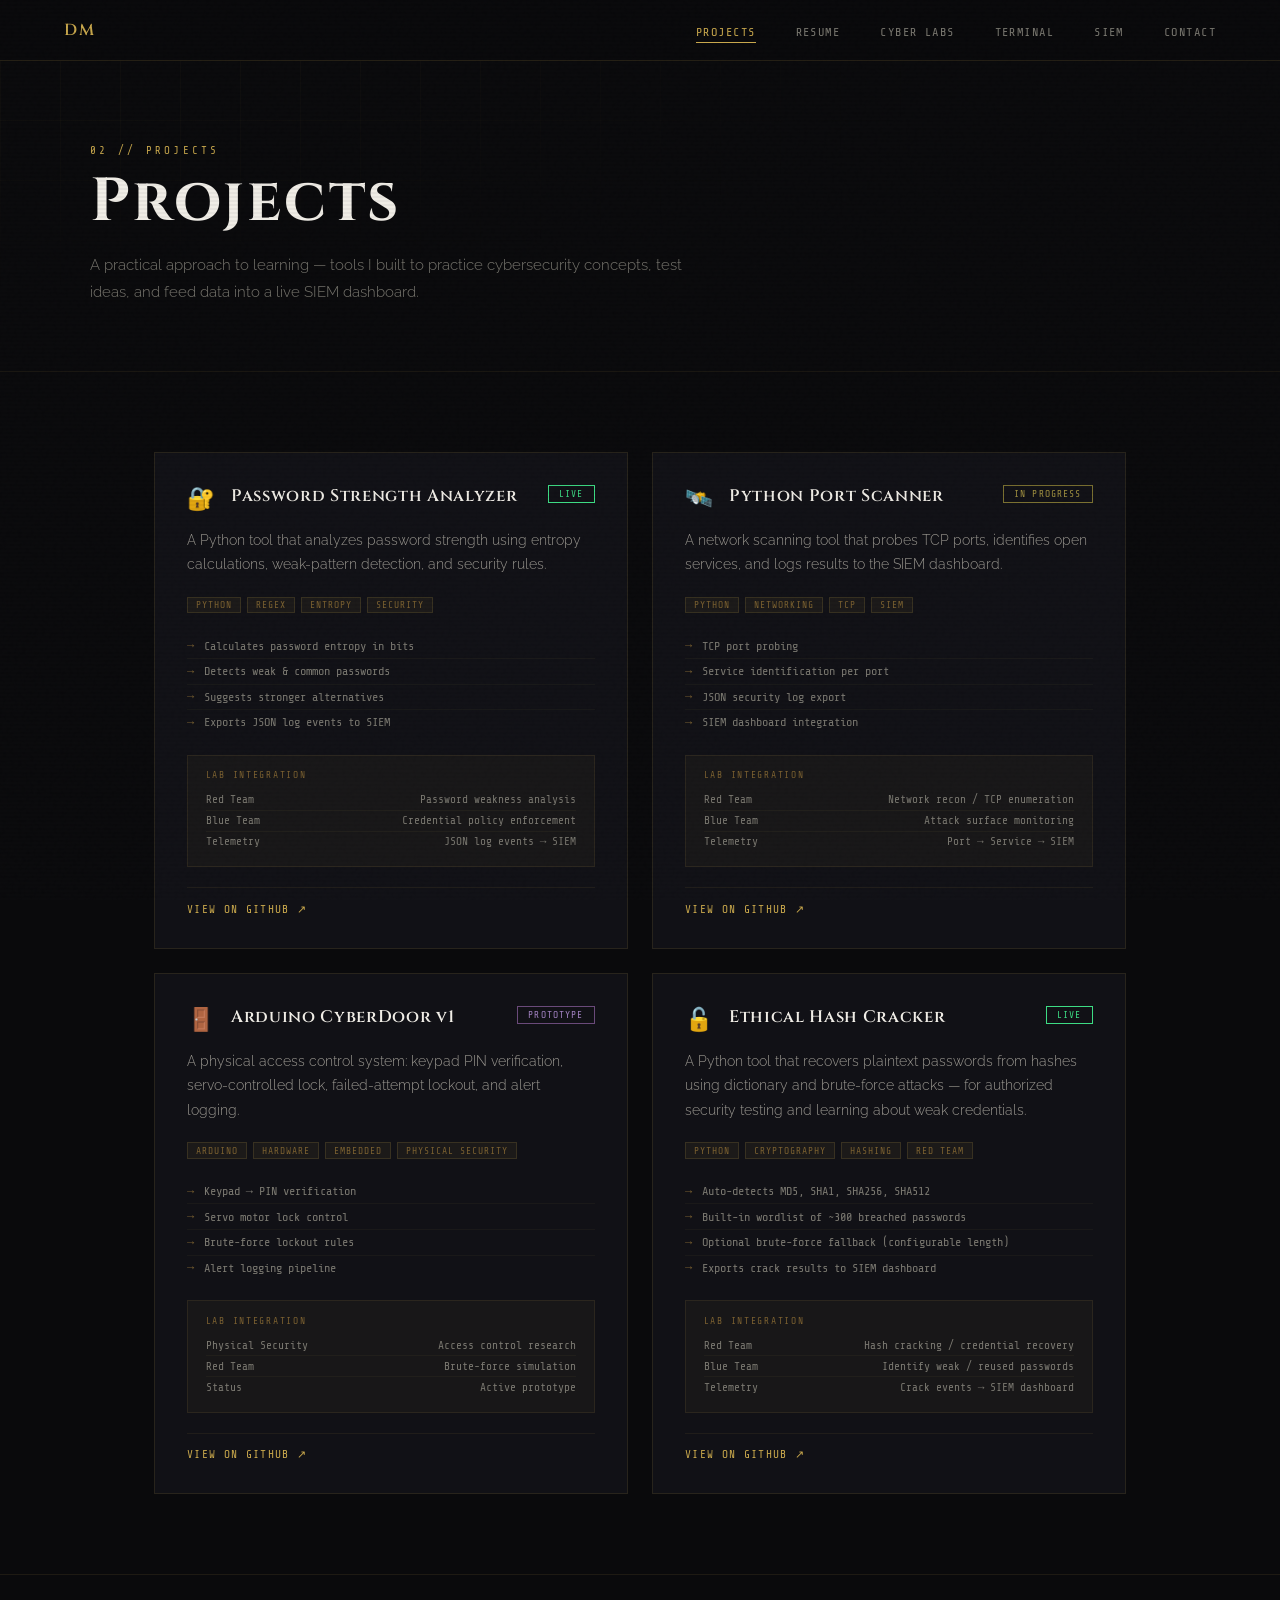
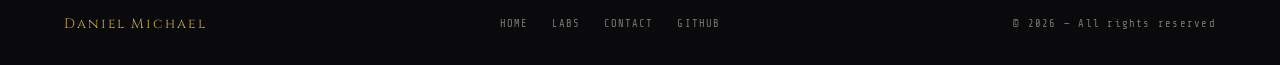
<file: projects.html>
<!DOCTYPE html>
<html lang="en">
<head>
  <meta charset="UTF-8" /><meta name="viewport" content="width=device-width, initial-scale=1.0" />
  <title>Projects | Daniel Michael</title>
  <link href="https://fonts.googleapis.com/css2?family=Share+Tech+Mono&family=Cinzel:wght@400;600;700&family=Raleway:wght@300;400;500&display=swap" rel="stylesheet" />
  <link rel="stylesheet" href="style.css" />
  <style>
    .projects-grid { display:grid; grid-template-columns:repeat(auto-fill,minmax(460px,1fr)); gap:1.5rem; }
    .proj-card { border:1px solid rgba(201,168,76,.12); background:var(--obsidian-2); padding:2rem; position:relative; transition:transform .3s,border-color .3s; overflow:hidden; }
    .proj-card::before { content:''; position:absolute; top:0; left:0; width:3px; height:0; background:var(--gold); transition:height .35s; }
    .proj-card:hover { transform:translateY(-4px); border-color:rgba(201,168,76,.35); }
    .proj-card:hover::before { height:100%; }
    .proj-head { display:flex; align-items:flex-start; justify-content:space-between; margin-bottom:1rem; gap:1rem; }
    .proj-icon { font-size:1.4rem; flex-shrink:0; }
    .proj-title { font-family:var(--font-display); font-size:1.05rem; font-weight:600; letter-spacing:.04em; color:var(--white); flex:1; }
    .proj-desc { font-size:.875rem; line-height:1.75; color:#9a9790; margin-bottom:1.25rem; }
    .proj-tags { display:flex; flex-wrap:wrap; gap:.4rem; margin-bottom:1.25rem; }
    .tag { font-family:var(--font-mono); font-size:.6rem; letter-spacing:.1em; padding:.15rem .5rem; background:rgba(201,168,76,.06); border:1px solid rgba(201,168,76,.16); color:var(--gold-dim); text-transform:uppercase; }
    .proj-features { list-style:none; margin-bottom:1.25rem; }
    .proj-features li { font-family:var(--font-mono); font-size:.75rem; color:#7a7870; padding:.3rem 0; border-bottom:1px solid rgba(201,168,76,.05); display:flex; align-items:center; gap:.6rem; }
    .proj-features li:last-child { border-bottom:none; }
    .proj-features li::before { content:'→'; color:var(--gold-dim); }
    .lab-box { background:rgba(201,168,76,.04); border:1px solid rgba(201,168,76,.1); padding:.9rem 1.1rem; margin-bottom:1.25rem; }
    .lab-box-title { font-family:var(--font-mono); font-size:.6rem; letter-spacing:.18em; color:var(--gold-dim); text-transform:uppercase; margin-bottom:.6rem; }
    .lab-row { display:flex; justify-content:space-between; font-family:var(--font-mono); font-size:.7rem; color:#7a7870; padding:.22rem 0; border-bottom:1px solid rgba(201,168,76,.05); }
    .lab-row:last-child { border-bottom:none; }
    .lab-row span:last-child { color:var(--muted); }
    .proj-foot { display:flex; align-items:center; justify-content:space-between; padding-top:.9rem; border-top:1px solid rgba(201,168,76,.08); }
    .proj-link { font-family:var(--font-mono); font-size:.7rem; letter-spacing:.12em; color:var(--gold); text-decoration:none; text-transform:uppercase; transition:color .2s; }
    .proj-link:hover { color:var(--gold-light); }
    .proj-link::after { content:' ↗'; }
    .proj-card.empty { border-style:dashed; border-color:rgba(201,168,76,.08); display:flex; flex-direction:column; align-items:center; justify-content:center; text-align:center; min-height:200px; background:transparent; }
    .empty-label { font-family:var(--font-mono); font-size:.65rem; letter-spacing:.25em; color:var(--gold-dim); text-transform:uppercase; margin-bottom:.4rem; }
    .empty-name { font-family:var(--font-display); font-size:.95rem; color:#3a3830; }
    @media (max-width:768px) { .projects-grid { grid-template-columns:1fr; } }
  </style>
</head>
<body>
  <nav>
    <a href="index.html" class="nav-logo">DM</a>
    <button class="nav-toggle" aria-label="Toggle navigation" aria-expanded="false"><span></span><span></span><span></span></button>
    <ul class="nav-links">
      <li><a href="projects.html" class="active">Projects</a></li>
      <li><a href="resume.html">Resume</a></li>
      <li><a href="labs.html">Cyber Labs</a></li>
      <li><a href="terminal.html">Terminal</a></li>
      <li><a href="siem.html">SIEM</a></li>
      <li><a href="contact.html">Contact</a></li>
    </ul>
  </nav>

  <div class="page-hero">
    <div class="page-hero-grid"></div>
    <div class="page-hero-inner">
      <p class="page-tag">02 // Projects</p>
      <h1 class="page-title">Projects</h1>
      <p class="page-desc">A practical approach to learning — tools I built to practice cybersecurity concepts, test ideas, and feed data into a live SIEM dashboard.</p>
    </div>
  </div>

  <div class="page-content">
    <div class="projects-grid reveal">
      <div class="proj-card">
        <div class="proj-head">
          <span class="proj-icon">🔐</span>
          <span class="proj-title">Password Strength Analyzer</span>
          <span class="badge badge-live">Live</span>
        </div>
        <p class="proj-desc">A Python tool that analyzes password strength using entropy calculations, weak-pattern detection, and security rules.</p>
        <div class="proj-tags"><span class="tag">Python</span><span class="tag">Regex</span><span class="tag">Entropy</span><span class="tag">Security</span></div>
        <ul class="proj-features">
          <li>Calculates password entropy in bits</li>
          <li>Detects weak &amp; common passwords</li>
          <li>Suggests stronger alternatives</li>
          <li>Exports JSON log events to SIEM</li>
        </ul>
        <div class="lab-box">
          <p class="lab-box-title">Lab Integration</p>
          <div class="lab-row"><span>Red Team</span><span>Password weakness analysis</span></div>
          <div class="lab-row"><span>Blue Team</span><span>Credential policy enforcement</span></div>
          <div class="lab-row"><span>Telemetry</span><span>JSON log events → SIEM</span></div>
        </div>
        <div class="proj-foot">
          <a href="https://github.com/danielmichael20208/password-strength-analyzer" target="_blank" class="proj-link">View on GitHub</a>
        </div>
      </div>

      <div class="proj-card">
        <div class="proj-head">
          <span class="proj-icon">🛰️</span>
          <span class="proj-title">Python Port Scanner</span>
          <span class="badge badge-partial">In Progress</span>
        </div>
        <p class="proj-desc">A network scanning tool that probes TCP ports, identifies open services, and logs results to the SIEM dashboard.</p>
        <div class="proj-tags"><span class="tag">Python</span><span class="tag">Networking</span><span class="tag">TCP</span><span class="tag">SIEM</span></div>
        <ul class="proj-features">
          <li>TCP port probing</li>
          <li>Service identification per port</li>
          <li>JSON security log export</li>
          <li>SIEM dashboard integration</li>
        </ul>
        <div class="lab-box">
          <p class="lab-box-title">Lab Integration</p>
          <div class="lab-row"><span>Red Team</span><span>Network recon / TCP enumeration</span></div>
          <div class="lab-row"><span>Blue Team</span><span>Attack surface monitoring</span></div>
          <div class="lab-row"><span>Telemetry</span><span>Port → Service → SIEM</span></div>
        </div>
        <div class="proj-foot">
          <a href="https://github.com/danielmichael20208/port-scanner" target="_blank" class="proj-link">View on GitHub</a>
        </div>
      </div>

      <div class="proj-card">
        <div class="proj-head">
          <span class="proj-icon">🚪</span>
          <span class="proj-title">Arduino CyberDoor v1</span>
          <span class="badge badge-proto">Prototype</span>
        </div>
        <p class="proj-desc">A physical access control system: keypad PIN verification, servo-controlled lock, failed-attempt lockout, and alert logging.</p>
        <div class="proj-tags"><span class="tag">Arduino</span><span class="tag">Hardware</span><span class="tag">Embedded</span><span class="tag">Physical Security</span></div>
        <ul class="proj-features">
          <li>Keypad → PIN verification</li>
          <li>Servo motor lock control</li>
          <li>Brute-force lockout rules</li>
          <li>Alert logging pipeline</li>
        </ul>
        <div class="lab-box">
          <p class="lab-box-title">Lab Integration</p>
          <div class="lab-row"><span>Physical Security</span><span>Access control research</span></div>
          <div class="lab-row"><span>Red Team</span><span>Brute-force simulation</span></div>
          <div class="lab-row"><span>Status</span><span>Active prototype</span></div>
        </div>
        <div class="proj-foot">
          <a href="https://github.com/danielmichael20208" target="_blank" class="proj-link">View on GitHub</a>
        </div>
      </div>

      <div class="proj-card">
        <div class="proj-head">
          <span class="proj-icon">🔓</span>
          <span class="proj-title">Ethical Hash Cracker</span>
          <span class="badge badge-live">Live</span>
        </div>
        <p class="proj-desc">A Python tool that recovers plaintext passwords from hashes using dictionary and brute-force attacks — for authorized security testing and learning about weak credentials.</p>
        <div class="proj-tags"><span class="tag">Python</span><span class="tag">Cryptography</span><span class="tag">Hashing</span><span class="tag">Red Team</span></div>
        <ul class="proj-features">
          <li>Auto-detects MD5, SHA1, SHA256, SHA512</li>
          <li>Built-in wordlist of ~300 breached passwords</li>
          <li>Optional brute-force fallback (configurable length)</li>
          <li>Exports crack results to SIEM dashboard</li>
        </ul>
        <div class="lab-box">
          <p class="lab-box-title">Lab Integration</p>
          <div class="lab-row"><span>Red Team</span><span>Hash cracking / credential recovery</span></div>
          <div class="lab-row"><span>Blue Team</span><span>Identify weak / reused passwords</span></div>
          <div class="lab-row"><span>Telemetry</span><span>Crack events → SIEM dashboard</span></div>
        </div>
        <div class="proj-foot">
          <a href="https://github.com/danielmichael20208/hash-cracker" target="_blank" class="proj-link">View on GitHub</a>
        </div>
      </div>
    </div>
  </div>

  <footer>
    <span class="footer-name">Daniel Michael</span>
    <div class="footer-links"><a href="index.html">Home</a><a href="labs.html">Labs</a><a href="contact.html">Contact</a><a href="https://github.com/danielmichael20208" target="_blank">GitHub</a></div>
    <span class="footer-copy">© 2026 — All rights reserved</span>
  </footer>
  <script>
    const obs=new IntersectionObserver(e=>e.forEach(x=>{if(x.isIntersecting)x.target.classList.add('visible');}),{threshold:.1});
    document.querySelectorAll('.reveal').forEach(el=>obs.observe(el));
  </script>
  <script src="js/script.js"></script>
</body>
</html>
</file>
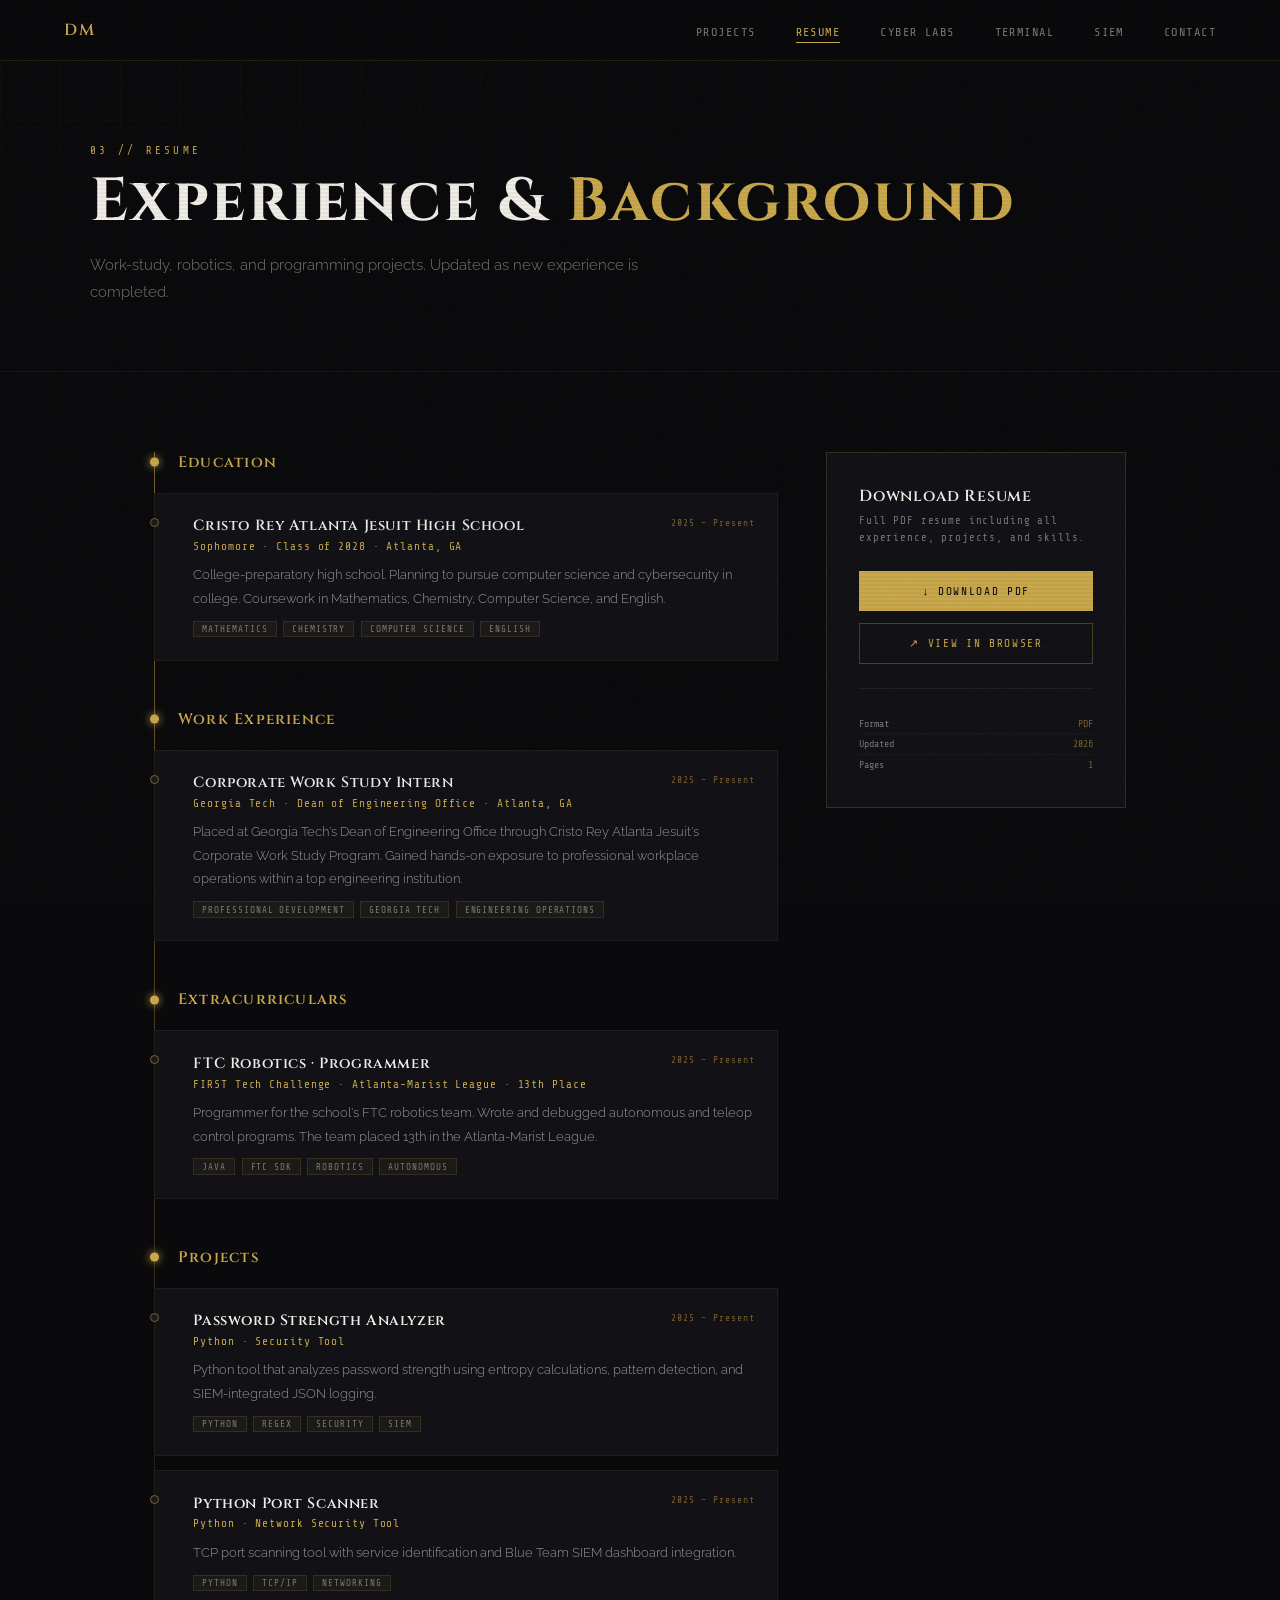
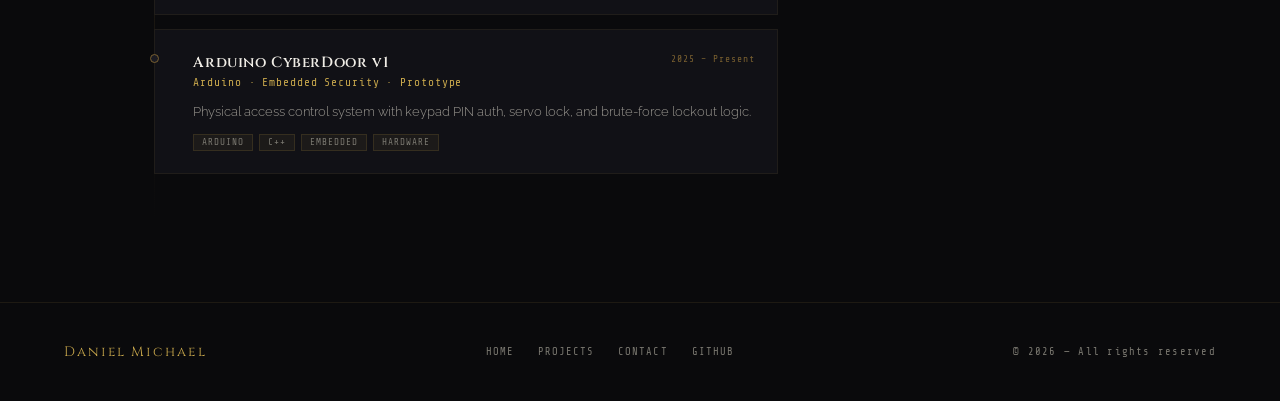
<file: resume.html>
<!DOCTYPE html>
<html lang="en">
<head>
  <meta charset="UTF-8" /><meta name="viewport" content="width=device-width, initial-scale=1.0" />
  <title>Resume | Daniel Michael</title>
  <link href="https://fonts.googleapis.com/css2?family=Share+Tech+Mono&family=Cinzel:wght@400;600;700&family=Raleway:wght@300;400;500&display=swap" rel="stylesheet" />
  <link rel="stylesheet" href="style.css" />
  <style>
    .resume-layout { display:grid; grid-template-columns:1fr 300px; gap:3rem; align-items:start; }
    .dl-card { border:1px solid rgba(201,168,76,.2); background:var(--obsidian-2); padding:2rem; position:sticky; top:6rem; }
    .dl-title { font-family:var(--font-display); font-size:1rem; font-weight:600; letter-spacing:.05em; color:var(--white); margin-bottom:.4rem; }
    .dl-sub { font-family:var(--font-mono); font-size:.67rem; color:var(--muted); letter-spacing:.08em; margin-bottom:1.5rem; line-height:1.6; }
    .btn-dl { display:flex; align-items:center; justify-content:center; gap:.5rem; width:100%; font-family:var(--font-mono); font-size:.7rem; letter-spacing:.15em; text-transform:uppercase; text-decoration:none; color:var(--obsidian); background:var(--gold); padding:.85rem 1.5rem; transition:background .25s; margin-bottom:.75rem; }
    .btn-dl:hover { background:var(--gold-light); }
    .btn-sec { display:flex; align-items:center; justify-content:center; gap:.5rem; width:100%; font-family:var(--font-mono); font-size:.7rem; letter-spacing:.15em; text-transform:uppercase; text-decoration:none; color:var(--gold); border:1px solid rgba(201,168,76,.3); padding:.8rem 1.5rem; transition:border-color .25s; }
    .btn-sec:hover { border-color:var(--gold); }
    .dl-meta { margin-top:1.5rem; padding-top:1.5rem; border-top:1px solid rgba(201,168,76,.1); }
    .meta-row { display:flex; justify-content:space-between; font-family:var(--font-mono); font-size:.63rem; color:var(--muted); padding:.28rem 0; border-bottom:1px solid rgba(201,168,76,.05); }
    .meta-row:last-child { border-bottom:none; }
    .meta-row span:last-child { color:var(--gold-dim); }

    .timeline { position:relative; }
    .timeline::before { content:''; position:absolute; left:0; top:0; bottom:0; width:1px; background:linear-gradient(to bottom,var(--gold-dim),transparent); }
    .tl-section { margin-bottom:3rem; }
    .tl-section-title { font-family:var(--font-display); font-size:.95rem; font-weight:600; letter-spacing:.08em; color:var(--gold); margin-bottom:1.25rem; padding-left:1.5rem; position:relative; }
    .tl-section-title::before { content:''; position:absolute; left:-4px; top:50%; transform:translateY(-50%); width:9px; height:9px; background:var(--gold); border-radius:50%; box-shadow:0 0 8px var(--gold); }
    .tl-item { padding:1.4rem 1.4rem 1.4rem 2.4rem; border:1px solid rgba(201,168,76,.08); background:var(--obsidian-2); margin-bottom:.9rem; position:relative; transition:border-color .3s; }
    .tl-item:hover { border-color:rgba(201,168,76,.25); }
    .tl-item::before { content:''; position:absolute; left:-5px; top:1.5rem; width:9px; height:9px; background:var(--obsidian-3); border:1px solid var(--gold-dim); border-radius:50%; }
    .tl-head { display:flex; align-items:flex-start; justify-content:space-between; gap:1rem; margin-bottom:.3rem; }
    .tl-title { font-family:var(--font-display); font-size:.92rem; font-weight:600; letter-spacing:.04em; color:var(--white); }
    .tl-date { font-family:var(--font-mono); font-size:.6rem; letter-spacing:.1em; color:var(--gold-dim); white-space:nowrap; flex-shrink:0; margin-top:.1rem; }
    .tl-org { font-family:var(--font-mono); font-size:.7rem; color:var(--gold); letter-spacing:.08em; margin-bottom:.65rem; }
    .tl-desc { font-size:.84rem; line-height:1.75; color:#9a9790; }
    .tl-chips { display:flex; flex-wrap:wrap; gap:.4rem; margin-top:.65rem; }
    .chip { font-family:var(--font-mono); font-size:.58rem; letter-spacing:.1em; padding:.15rem .5rem; background:rgba(201,168,76,.06); border:1px solid rgba(201,168,76,.14); color:var(--muted); text-transform:uppercase; }

    @media (max-width:768px) { .resume-layout { grid-template-columns:1fr; } .dl-card { position:static; } }
    @media (max-width:480px) { .tl-head { flex-direction:column; gap:.2rem; } .tl-date { white-space:normal; } }
  </style>
</head>
<body>
  <nav>
    <a href="index.html" class="nav-logo">DM</a>
    <button class="nav-toggle" aria-label="Toggle navigation" aria-expanded="false"><span></span><span></span><span></span></button>
    <ul class="nav-links">
      <li><a href="projects.html">Projects</a></li>
      <li><a href="resume.html" class="active">Resume</a></li>
      <li><a href="labs.html">Cyber Labs</a></li>
      <li><a href="terminal.html">Terminal</a></li>
      <li><a href="siem.html">SIEM</a></li>
      <li><a href="contact.html">Contact</a></li>
    </ul>
  </nav>

  <div class="page-hero">
    <div class="page-hero-grid"></div>
    <div class="page-hero-inner">
      <p class="page-tag">03 // Resume</p>
      <h1 class="page-title">Experience &amp; <span>Background</span></h1>
      <p class="page-desc">Work-study, robotics, and programming projects. Updated as new experience is completed.</p>
    </div>
  </div>

  <div class="page-content">
    <div class="resume-layout reveal">
      <div class="timeline">

        <div class="tl-section">
          <p class="tl-section-title">Education</p>
          <div class="tl-item">
            <div class="tl-head"><span class="tl-title">Cristo Rey Atlanta Jesuit High School</span><span class="tl-date">2025 – Present</span></div>
            <p class="tl-org">Sophomore · Class of 2028 · Atlanta, GA</p>
            <p class="tl-desc">College-preparatory high school. Planning to pursue computer science and cybersecurity in college. Coursework in Mathematics, Chemistry, Computer Science, and English.</p>
            <div class="tl-chips"><span class="chip">Mathematics</span><span class="chip">Chemistry</span><span class="chip">Computer Science</span><span class="chip">English</span></div>
          </div>
        </div>

        <div class="tl-section">
          <p class="tl-section-title">Work Experience</p>
          <div class="tl-item">
            <div class="tl-head"><span class="tl-title">Corporate Work Study Intern</span><span class="tl-date">2025 – Present</span></div>
            <p class="tl-org">Georgia Tech · Dean of Engineering Office · Atlanta, GA</p>
            <p class="tl-desc">Placed at Georgia Tech's Dean of Engineering Office through Cristo Rey Atlanta Jesuit's Corporate Work Study Program. Gained hands-on exposure to professional workplace operations within a top engineering institution.</p>
            <div class="tl-chips"><span class="chip">Professional Development</span><span class="chip">Georgia Tech</span><span class="chip">Engineering Operations</span></div>
          </div>
        </div>

        <div class="tl-section">
          <p class="tl-section-title">Extracurriculars</p>
          <div class="tl-item">
            <div class="tl-head"><span class="tl-title">FTC Robotics · Programmer</span><span class="tl-date">2025 – Present</span></div>
            <p class="tl-org">FIRST Tech Challenge · Atlanta-Marist League · 13th Place</p>
            <p class="tl-desc">Programmer for the school's FTC robotics team. Wrote and debugged autonomous and teleop control programs. The team placed 13th in the Atlanta-Marist League.</p>
            <div class="tl-chips"><span class="chip">Java</span><span class="chip">FTC SDK</span><span class="chip">Robotics</span><span class="chip">Autonomous</span></div>
          </div>
        </div>

        <div class="tl-section">
          <p class="tl-section-title">Projects</p>
          <div class="tl-item">
            <div class="tl-head"><span class="tl-title">Password Strength Analyzer</span><span class="tl-date">2025 – Present</span></div>
            <p class="tl-org">Python · Security Tool</p>
            <p class="tl-desc">Python tool that analyzes password strength using entropy calculations, pattern detection, and SIEM-integrated JSON logging.</p>
            <div class="tl-chips"><span class="chip">Python</span><span class="chip">Regex</span><span class="chip">Security</span><span class="chip">SIEM</span></div>
          </div>
          <div class="tl-item">
            <div class="tl-head"><span class="tl-title">Python Port Scanner</span><span class="tl-date">2025 – Present</span></div>
            <p class="tl-org">Python · Network Security Tool</p>
            <p class="tl-desc">TCP port scanning tool with service identification and Blue Team SIEM dashboard integration.</p>
            <div class="tl-chips"><span class="chip">Python</span><span class="chip">TCP/IP</span><span class="chip">Networking</span></div>
          </div>
          <div class="tl-item">
            <div class="tl-head"><span class="tl-title">Arduino CyberDoor v1</span><span class="tl-date">2025 – Present</span></div>
            <p class="tl-org">Arduino · Embedded Security · Prototype</p>
            <p class="tl-desc">Physical access control system with keypad PIN auth, servo lock, and brute-force lockout logic.</p>
            <div class="tl-chips"><span class="chip">Arduino</span><span class="chip">C++</span><span class="chip">Embedded</span><span class="chip">Hardware</span></div>
          </div>
        </div>

      </div>

      <div class="dl-card">
        <p class="dl-title">Download Resume</p>
        <p class="dl-sub">Full PDF resume including all experience, projects, and skills.</p>
        <a href="resume.pdf" download class="btn-dl">↓ Download PDF</a>
        <a href="resume.pdf" target="_blank" class="btn-sec">↗ View in Browser</a>
        <div class="dl-meta">
          <div class="meta-row"><span>Format</span><span>PDF</span></div>
          <div class="meta-row"><span>Updated</span><span>2026</span></div>
          <div class="meta-row"><span>Pages</span><span>1</span></div>
        </div>
      </div>
    </div>
  </div>

  <footer>
    <span class="footer-name">Daniel Michael</span>
    <div class="footer-links"><a href="index.html">Home</a><a href="projects.html">Projects</a><a href="contact.html">Contact</a><a href="https://github.com/danielmichael20208" target="_blank">GitHub</a></div>
    <span class="footer-copy">© 2026 — All rights reserved</span>
  </footer>
  <script>
    const obs=new IntersectionObserver(e=>e.forEach(x=>{if(x.isIntersecting)x.target.classList.add('visible');}),{threshold:.05});
    document.querySelectorAll('.reveal').forEach(el=>obs.observe(el));
  </script>
  <script src="js/script.js"></script>
</body>
</html>
</file>
<file: style.css>
*, *::before, *::after { box-sizing: border-box; margin: 0; padding: 0; }
:root {
  --obsidian:    #0a0a0c;
  --obsidian-2:  #111116;
  --obsidian-3:  #1a1a22;
  --gold:        #c9a84c;
  --gold-light:  #e8c96a;
  --gold-dim:    #7a6030;
  --white:       #f0ede6;
  --muted:       #7a7870;
  --green:       #3ddc84;
  --font-mono:   'Share Tech Mono', monospace;
  --font-display:'Cinzel', serif;
  --font-body:   'Raleway', sans-serif;
}
html { scroll-behavior: smooth; }
body { background: var(--obsidian); color: var(--white); font-family: var(--font-body); font-weight: 300; overflow-x: hidden; }
body::before { content:''; position:fixed; inset:0; background-image:url("data:image/svg+xml,%3Csvg viewBox='0 0 256 256' xmlns='http://www.w3.org/2000/svg'%3E%3Cfilter id='n'%3E%3CfeTurbulence type='fractalNoise' baseFrequency='0.9' numOctaves='4' stitchTiles='stitch'/%3E%3C/filter%3E%3Crect width='100%25' height='100%25' filter='url(%23n)' opacity='0.04'/%3E%3C/svg%3E"); pointer-events:none; z-index:9999; opacity:.4; }
body::after { content:''; position:fixed; inset:0; background:repeating-linear-gradient(0deg,transparent,transparent 2px,rgba(0,0,0,0.04) 2px,rgba(0,0,0,0.04) 4px); pointer-events:none; z-index:9998; }

nav { position:fixed; top:0; left:0; right:0; z-index:100; display:flex; align-items:center; justify-content:space-between; padding:1.2rem 4rem; background:rgba(10,10,12,.88); backdrop-filter:blur(12px); border-bottom:1px solid rgba(201,168,76,.15); }
.nav-logo { font-family:var(--font-display); font-size:1rem; font-weight:600; letter-spacing:.15em; color:var(--gold); text-decoration:none; }
.nav-links { display:flex; gap:2.5rem; list-style:none; }
.nav-links a { font-family:var(--font-mono); font-size:.75rem; letter-spacing:.12em; color:var(--muted); text-decoration:none; text-transform:uppercase; transition:color .2s; position:relative; }
.nav-links a::after { content:''; position:absolute; bottom:-4px; left:0; right:0; height:1px; background:var(--gold); transform:scaleX(0); transition:transform .2s; }
.nav-links a:hover,.nav-links a.active { color:var(--gold); }
.nav-links a:hover::after,.nav-links a.active::after { transform:scaleX(1); }

.page-hero { padding:9rem 4rem 4rem; position:relative; overflow:hidden; border-bottom:1px solid rgba(201,168,76,.08); }
.page-hero-grid { position:absolute; inset:0; background-image:linear-gradient(rgba(201,168,76,.03) 1px,transparent 1px),linear-gradient(90deg,rgba(201,168,76,.03) 1px,transparent 1px); background-size:60px 60px; mask-image:radial-gradient(ellipse 100% 100% at 0% 0%,black 30%,transparent 80%); }
.page-hero-inner { position:relative; z-index:1; max-width:1100px; margin:0 auto; }
.page-tag { font-family:var(--font-mono); font-size:.68rem; letter-spacing:.3em; color:var(--gold); text-transform:uppercase; margin-bottom:.75rem; opacity:0; animation:fadeUp .5s .1s forwards; }
.page-title { font-family:var(--font-display); font-size:clamp(2.2rem,5vw,3.8rem); font-weight:700; letter-spacing:.04em; color:var(--white); line-height:1.1; margin-bottom:1rem; opacity:0; animation:fadeUp .5s .25s forwards; }
.page-title span { color:var(--gold); }
.page-desc { font-size:.95rem; line-height:1.8; color:var(--muted); max-width:600px; opacity:0; animation:fadeUp .5s .4s forwards; }

.page-content { max-width:1100px; margin:0 auto; padding:5rem 4rem; }

section { padding:7rem 4rem; max-width:1100px; margin:0 auto; }
.section-label { font-family:var(--font-mono); font-size:.68rem; letter-spacing:.3em; color:var(--gold); text-transform:uppercase; margin-bottom:.75rem; display:flex; align-items:center; gap:1rem; }
.section-label::after { content:''; flex:1; height:1px; background:linear-gradient(to right,rgba(201,168,76,.4),transparent); }
.section-title { font-family:var(--font-display); font-size:clamp(1.8rem,4vw,2.8rem); font-weight:600; letter-spacing:.04em; color:var(--white); margin-bottom:3rem; }

.badge { font-family:var(--font-mono); font-size:.6rem; letter-spacing:.12em; padding:.2rem .65rem; border:1px solid; text-transform:uppercase; display:inline-block; }
.badge-live     { border-color:var(--green); color:var(--green); }
.badge-active   { border-color:var(--gold);  color:var(--gold);  }
.badge-partial  { border-color:#7a7030;      color:#a09040;      }
.badge-planned  { border-color:var(--muted); color:var(--muted); }
.badge-proto    { border-color:#6a4a7a;      color:#a080c0;      }
.badge-complete { border-color:var(--green); color:var(--green); }

footer { border-top:1px solid rgba(201,168,76,.1); padding:2.5rem 4rem; display:flex; align-items:center; justify-content:space-between; }
.footer-name { font-family:var(--font-display); font-size:.85rem; color:var(--gold); letter-spacing:.15em; }
.footer-copy { font-family:var(--font-mono); font-size:.65rem; color:var(--muted); letter-spacing:.12em; }
.footer-links { display:flex; gap:1.5rem; }
.footer-links a { font-family:var(--font-mono); font-size:.65rem; color:var(--muted); text-decoration:none; letter-spacing:.1em; text-transform:uppercase; transition:color .2s; }
.footer-links a:hover { color:var(--gold); }

@keyframes fadeUp { from{opacity:0;transform:translateY(20px)} to{opacity:1;transform:translateY(0)} }
.reveal { opacity:0; transform:translateY(30px); transition:opacity .7s ease,transform .7s ease; }
.reveal.visible { opacity:1; transform:translateY(0); }

/* Hamburger button — hidden on desktop */
.nav-toggle { display:none; flex-direction:column; justify-content:center; gap:5px; background:none; border:none; cursor:pointer; padding:4px; z-index:101; flex-shrink:0; }
.nav-toggle span { display:block; width:22px; height:2px; background:var(--gold); transition:transform .3s,opacity .3s; }

@media (max-width:768px) {
  nav { padding:1rem 1.5rem; }
  .nav-toggle { display:flex; }
  .nav-links {
    display:none; position:fixed; top:56px; left:0; right:0;
    flex-direction:column; gap:0; list-style:none;
    background:rgba(10,10,12,.97); backdrop-filter:blur(12px);
    border-bottom:1px solid rgba(201,168,76,.15); z-index:99; padding:.5rem 0;
  }
  .nav-links.open { display:flex; }
  .nav-links li { border-bottom:1px solid rgba(201,168,76,.05); }
  .nav-links li:last-child { border-bottom:none; }
  .nav-links a { display:block; padding:.9rem 1.5rem; font-size:.8rem; letter-spacing:.1em; }
  .nav-links a::after { display:none; }
  .nav-toggle.open span:nth-child(1) { transform:translateY(7px) rotate(45deg); }
  .nav-toggle.open span:nth-child(2) { opacity:0; }
  .nav-toggle.open span:nth-child(3) { transform:translateY(-7px) rotate(-45deg); }
  .page-hero { padding:7rem 1.5rem 3rem; }
  .page-content { padding:3rem 1.5rem; }
  section { padding:4rem 1.5rem; }
  footer { flex-direction:column; gap:1.5rem; text-align:center; padding:2rem 1.5rem; }
  .footer-links { flex-wrap:wrap; justify-content:center; }
}

@media (max-width:480px) {
  .page-title { font-size:clamp(1.8rem,7vw,2.8rem); }
  .page-hero { padding:6rem 1rem 2.5rem; }
  .page-content { padding:2rem 1rem; }
  section { padding:3rem 1rem; }
  .section-title { margin-bottom:1.5rem; }
}
</file>
